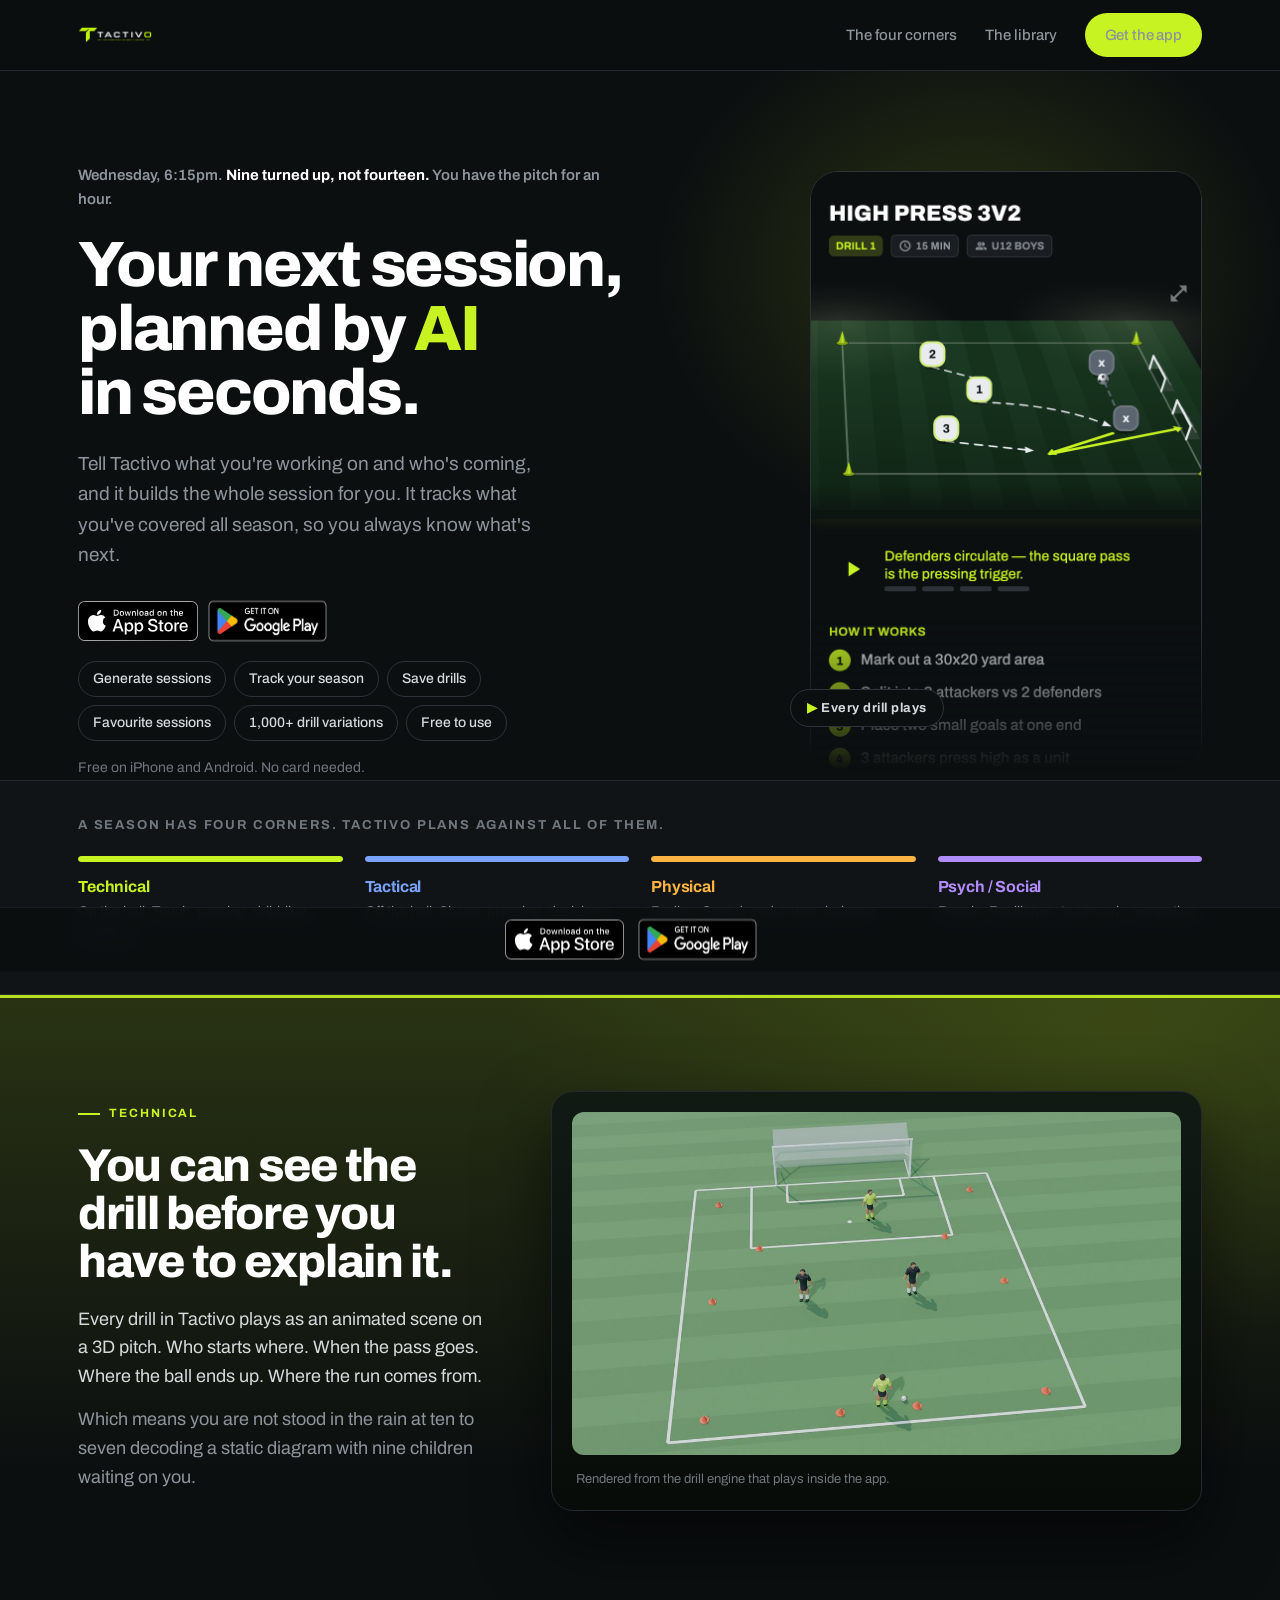
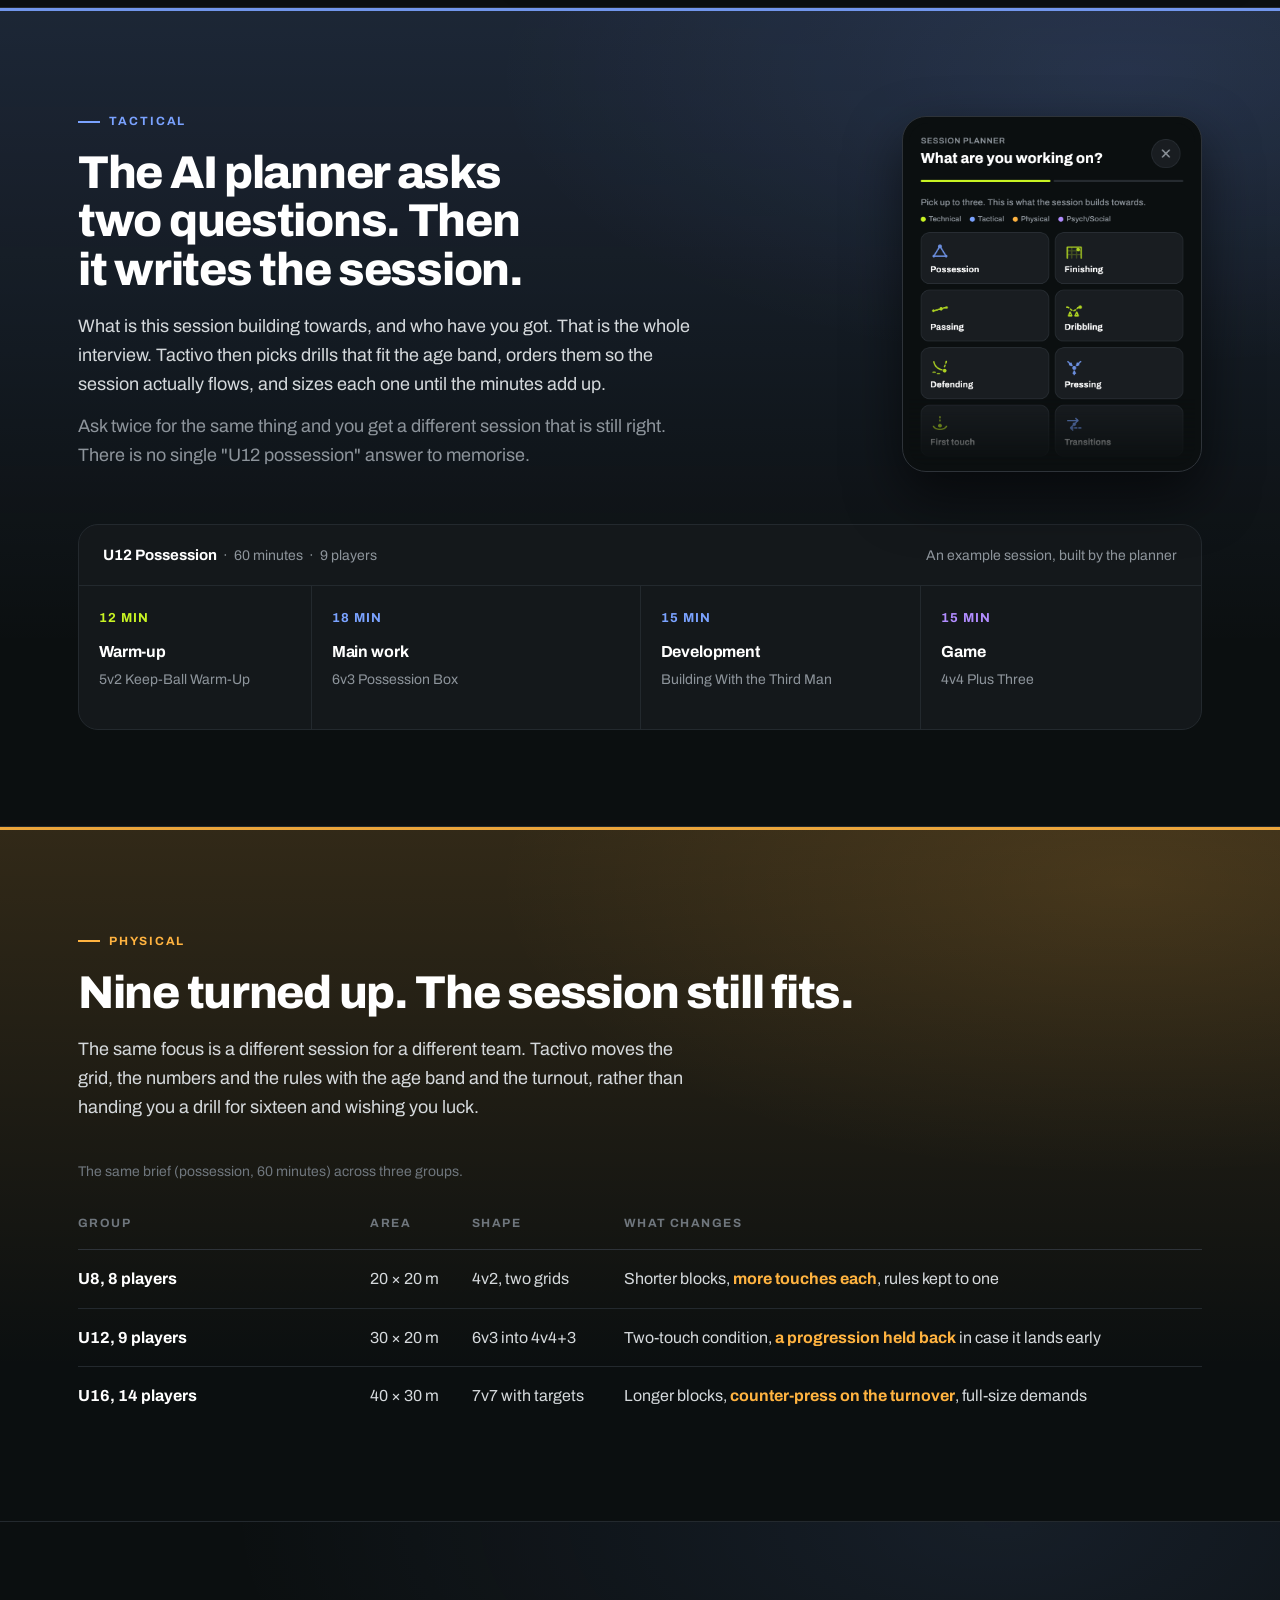
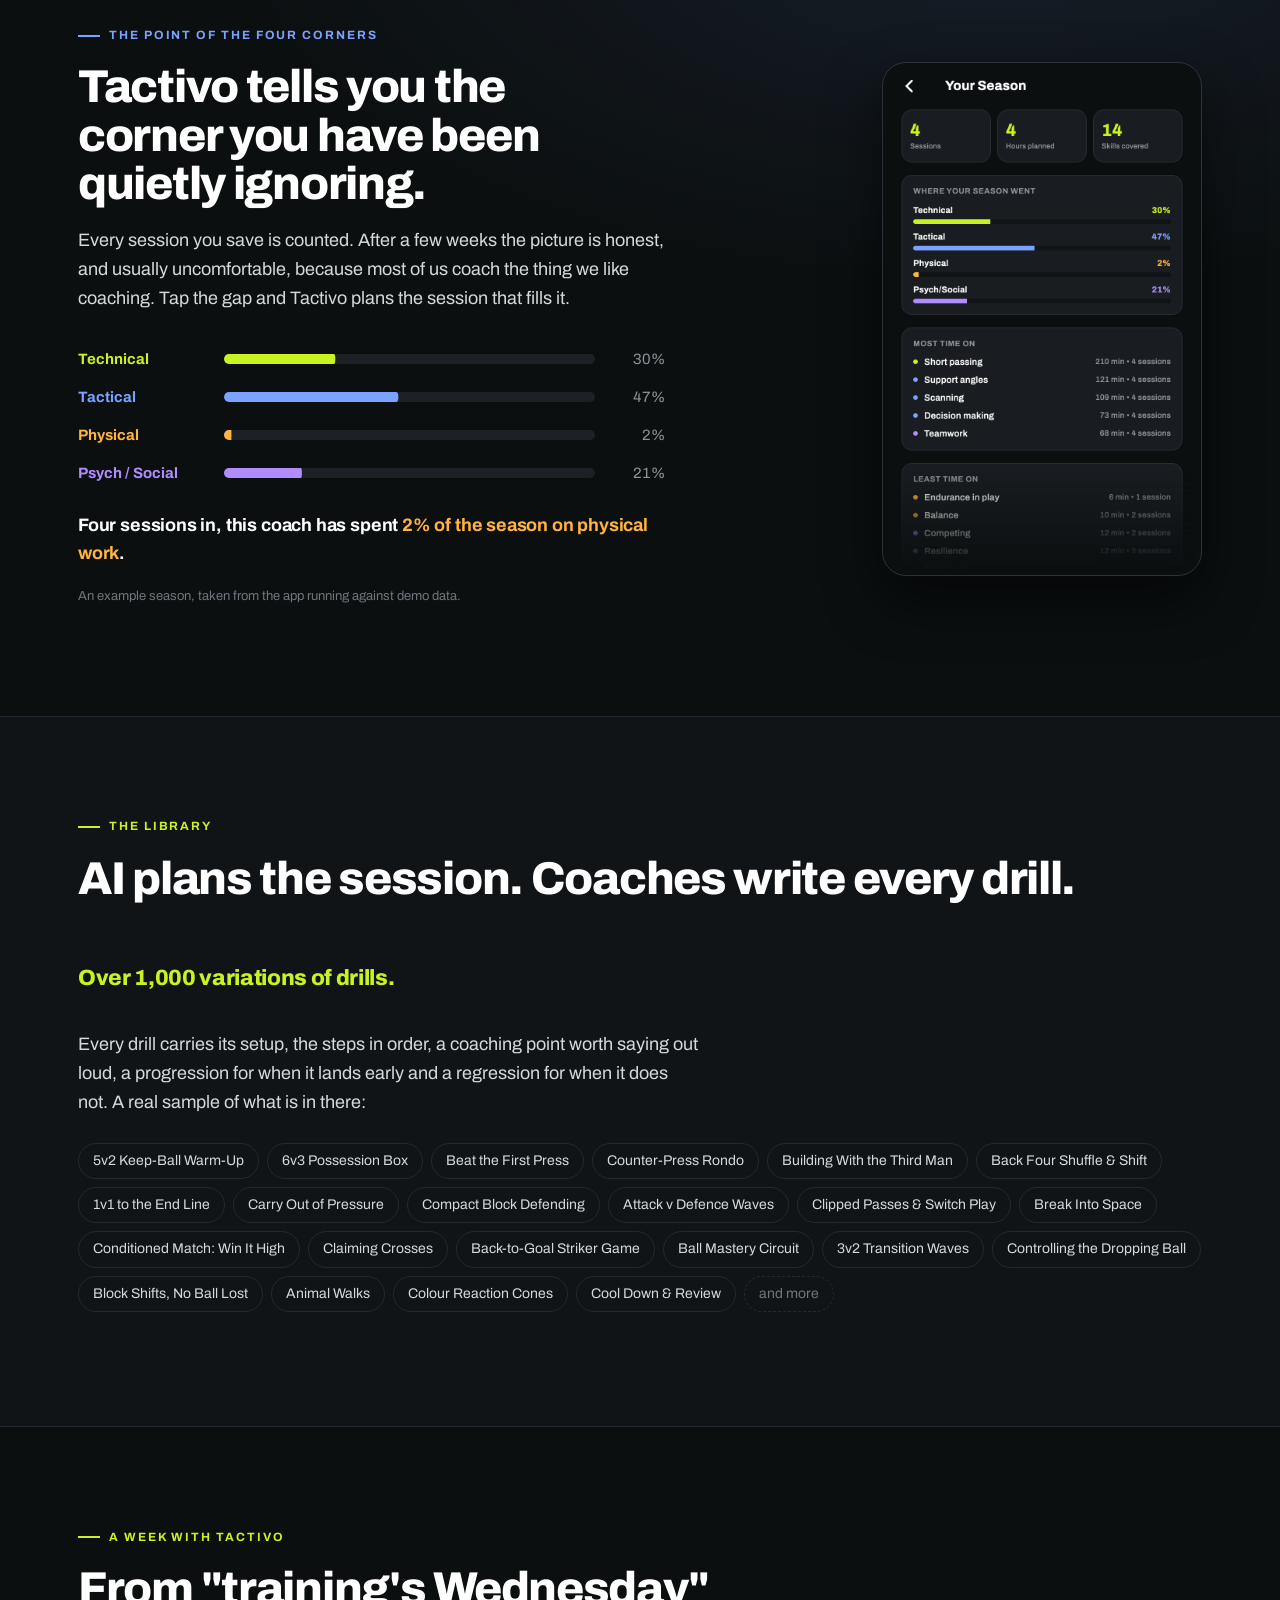
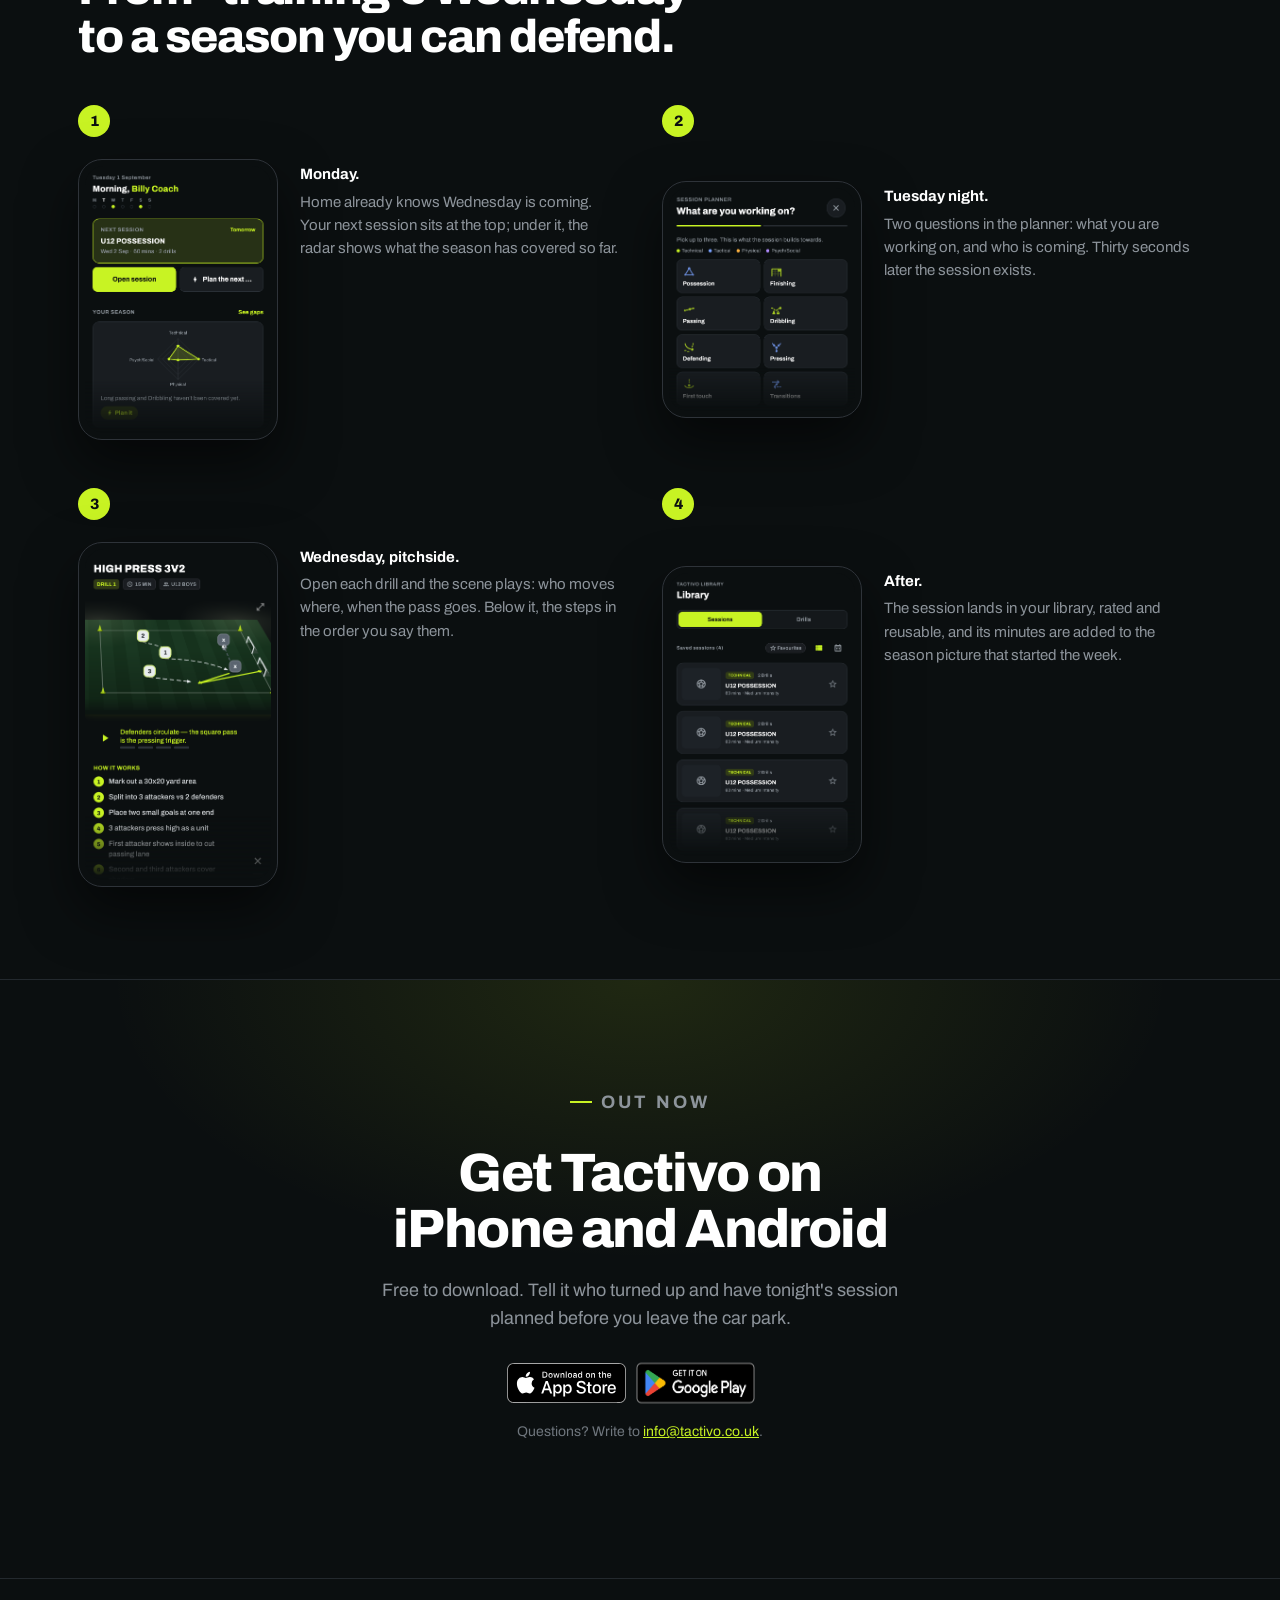
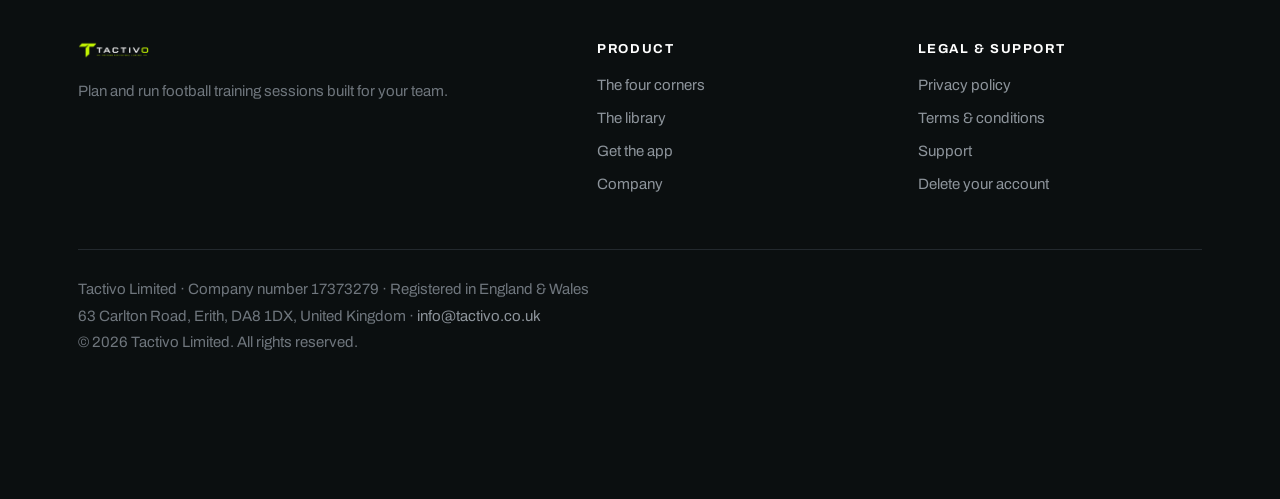
<file: index.html>
<!--
  DIRECTION CONTRACT — site/index.html

  THESIS: A season has four corners — technical, tactical, physical,
  psych/social — and Tactivo's real claim is that it plans against all four,
  not just tonight's drill. The page is built as colour-owned regions per
  corner it has a deep-dive for (Technical, Tactical, Physical); Psych/Social
  stays in the rail and the coverage payoff as a tracked category, with no
  deep-dive section, since the community/discover feature it would have shown
  is not committed. It refuses the alternating feature-scroll and the uniform
  grid of icon-heading-text cards.

  OWN-WORLD: The app's own system. Ink #0B0F10 ground, Archivo 400–800, and
  the four-corner palette owning whole regions instead of dotting accents —
  Technical #C8F323, Tactical #7AA2FF, Physical #FFB340, Social #B18CFF.
  1px hairlines, pill buttons, real app screens as the only imagery.

  STORY: A grassroots coach sees the four corners they are meant to cover,
  admits they cannot cover them from memory, watches Tactivo build the session
  and name the corner they have been ignoring, and downloads the app.

  FIRST VIEWPORT: Full-bleed ink. Left: a Wednesday-night standfirst, the
  headline, the primary action. Right: the real drill screen bleeding off the
  bottom under a lime floodlight. Directly beneath, the four-corner rail —
  the page's signature device and its structure.

  FORM: Four-corner board; candidate 5 of 7 on the resonance list; seed key
  d352c591, assigned index 5. Staging: one full-width region per corner with a
  committed feature, each composed differently, separated by the rail.

  2026-09-01 — Carl: rewrote the hero to lead with the AI mechanism and a
  six-item perk strip (generate, track, save, favourite, 1,000+ variations,
  free); dropped the Psych/Social deep-dive (the community/discover feature it
  showed may be cut); reduced every drill-count claim on this page to one
  line, "over 1,000 variations of drills" — no breakdown, no other digit.
-->
<!DOCTYPE html>
<html lang="en-GB">
<head>
<meta charset="utf-8">
<meta name="viewport" content="width=device-width, initial-scale=1">
<title>Tactivo — the home for football coaches</title>
<meta name="description" content="Tactivo's AI planner builds your football session in seconds, sized to the age group, the players who turned up and the time you have, from over 1,000 drill variations. Free on iPhone and Android.">
<link rel="canonical" href="https://tactivo.co.uk/">
<meta name="theme-color" content="#0b0f10">
<link rel="icon" href="favicon.png" type="image/png">
<link rel="apple-touch-icon" href="img/icon.png">

<meta property="og:type" content="website">
<meta property="og:site_name" content="Tactivo">
<meta property="og:title" content="Tactivo — the home for football coaches">
<meta property="og:description" content="Plan and run football training sessions built for your team.">
<meta property="og:url" content="https://tactivo.co.uk/">
<meta property="og:image" content="https://tactivo.co.uk/img/og.png">
<meta name="twitter:card" content="summary_large_image">

<link rel="preconnect" href="https://fonts.googleapis.com">
<link rel="preconnect" href="https://fonts.gstatic.com" crossorigin>
<link href="https://fonts.googleapis.com/css2?family=Archivo:wght@400;500;600;700;800&display=swap" rel="stylesheet">
<link rel="stylesheet" href="style.css">

<script type="application/ld+json">
{
  "@context": "https://schema.org",
  "@type": "Organization",
  "name": "Tactivo Limited",
  "alternateName": "Tactivo",
  "url": "https://tactivo.co.uk/",
  "logo": "https://tactivo.co.uk/img/icon.png",
  "email": "info@tactivo.co.uk",
  "address": {
    "@type": "PostalAddress",
    "streetAddress": "63 Carlton Road",
    "addressLocality": "Erith",
    "postalCode": "DA8 1DX",
    "addressCountry": "GB"
  }
}
</script>
</head>
<body>

<a class="skip" href="#main">Skip to content</a>

<header class="masthead">
  <div class="wrap">
    <a class="brand" href="/" aria-label="Tactivo home"><img src="img/logo.png" alt="Tactivo" width="1200" height="408"></a>
    <nav aria-label="Primary">
      <a class="mn" href="#corners">The four corners</a>
      <a class="mn" href="#library">The library</a>
      <a class="btn btn--sm" href="#access">Get the app</a>
    </nav>
  </div>
</header>

<main id="main">

<!-- ═══════════════════════════════════════════════ hero -->
<div class="hero">
  <div class="wrap">
    <div>
      <p class="standfirst">Wednesday, 6:15pm. <b>Nine turned up, not fourteen.</b> You have the pitch for an hour.</p>
      <h1>Your next session, planned by <em>AI</em> in seconds.</h1>
      <p class="lede">Tell Tactivo what you're working on and who's coming, and it builds the whole session for you. It tracks what you've covered all season, so you always know what's next.</p>
      <div class="actions stores" id="hero-stores">
        <a class="badge" data-store="apple" data-place="hero" href="https://apps.apple.com/gb/app/id6807951543"><img src="img/badge-app-store.svg" alt="Download on the App Store" width="120" height="40"></a>
        <a class="badge badge--gp" data-store="google" data-place="hero" href="https://play.google.com/store/apps/details?id=com.tactivo.tactivo&amp;referrer=utm_source%3Dtactivo.co.uk%26utm_medium%3Dwebsite%26utm_campaign%3Dhero"><img src="img/badge-google-play.png" alt="Get it on Google Play" width="155" height="60"></a>
      </div>
      <ul class="perks">
        <li>Generate sessions</li>
        <li>Track your season</li>
        <li>Save drills</li>
        <li>Favourite sessions</li>
        <li>1,000+ drill variations</li>
        <li>Free to use</li>
      </ul>
      <p class="fineprint">Free on iPhone and Android. No card needed.</p>
    </div>

    <figure class="hero-shot">
      <span><img src="img/app-drill.png" alt="The Tactivo app showing the High Press 3v2 drill: an animated pitch with three attackers pressing two defenders, followed by the numbered coaching steps." width="786" height="1400"></span>
      <figcaption><span>&#9654;</span> Every drill plays</figcaption>
    </figure>
  </div>
</div>

<!-- ═══════════════════════════════════════════════ the rail -->
<section class="rail" id="corners" aria-labelledby="rail-h">
  <div class="wrap">
    <h2 id="rail-h">A season has four corners. Tactivo plans against all of them.</h2>
    <ul>
      <li style="--c: var(--technical)">
        <div class="bar"><i></i></div>
        <div class="name">Technical</div>
        <p class="what">On the ball. Touch, passing, dribbling, finishing</p>
      </li>
      <li style="--c: var(--tactical)">
        <div class="bar"><i></i></div>
        <div class="name">Tactical</div>
        <p class="what">Off the ball. Shape, pressing, decisions</p>
      </li>
      <li style="--c: var(--physical)">
        <div class="bar"><i></i></div>
        <div class="name">Physical</div>
        <p class="what">Bodies. Speed, endurance, balance</p>
      </li>
      <li style="--c: var(--social)">
        <div class="bar"><i></i></div>
        <div class="name">Psych / Social</div>
        <p class="what">People. Resilience, teamwork, competing</p>
      </li>
    </ul>
  </div>
</section>

<!-- ═══════════════════════════════════════════════ TECHNICAL -->
<section class="corner" style="--c: var(--technical)" aria-labelledby="tech-h">
  <div class="wrap tech-grid">
    <div class="up">
      <p class="kicker">Technical</p>
      <h2 class="head" id="tech-h">You can see the drill before you have to explain it.</h2>
      <p class="say">Every drill in Tactivo plays as an animated scene on a 3D pitch. Who starts where. When the pass goes. Where the ball ends up. Where the run comes from.</p>
      <p class="say dim">Which means you are not stood in the rain at ten to seven decoding a static diagram with nine children waiting on you.</p>
      
    </div>

    <div class="pitchbox up">
      <video autoplay muted loop playsinline preload="metadata"
             poster="img/drill-121-poster.jpg" width="1600" height="900"
             aria-label="A rendered Tactivo drill scene: players passing and moving through a 1-2-1 pattern towards goal on a striped 3D pitch">
        <source src="img/drill-121.mp4" type="video/mp4">
        <img src="img/drill-121-poster.jpg" alt="A rendered Tactivo drill scene on a striped 3D pitch" width="1120" height="630">
      </video>
      <p class="renderline">Rendered from the drill engine that plays inside the app.</p>
    </div>
  </div>
</section>

<!-- ═══════════════════════════════════════════════ TACTICAL -->
<section class="corner" style="--c: var(--tactical)" aria-labelledby="tac-h">
  <div class="wrap">
    <div class="tac-split">
      <div class="up">
        <p class="kicker">Tactical</p>
        <h2 class="head" id="tac-h">The AI planner asks two questions. Then it writes the session.</h2>
        <p class="say">What is this session building towards, and who have you got. That is the whole interview. Tactivo then picks drills that fit the age band, orders them so the session actually flows, and sizes each one until the minutes add up.</p>
        <p class="say dim">Ask twice for the same thing and you get a different session that is still right. There is no single "U12 possession" answer to memorise.</p>
      </div>
      <div class="shotwrap up"><span><img src="img/app-planner.png" alt="The Tactivo planner asking what the session is working on, with Possession, Finishing, Passing, Dribbling, Defending, Pressing, First touch and Transitions to choose from." width="786" height="939" loading="lazy"></span></div>
    </div>

    <div class="strip up">
      <div class="clock">
        <span><b>U12 Possession</b> &nbsp;·&nbsp; 60 minutes &nbsp;·&nbsp; 9 players</span>
        <span>An example session, built by the planner</span>
      </div>
      <div class="parts">
        <div class="part" style="--w: 12; --c: var(--technical)">
          <div class="mins">12 MIN</div>
          <div class="what2">Warm-up</div>
          <p class="drill">5v2 Keep-Ball Warm-Up</p>
        </div>
        <div class="part" style="--w: 18; --c: var(--tactical)">
          <div class="mins">18 MIN</div>
          <div class="what2">Main work</div>
          <p class="drill">6v3 Possession Box</p>
        </div>
        <div class="part" style="--w: 15; --c: var(--tactical)">
          <div class="mins">15 MIN</div>
          <div class="what2">Development</div>
          <p class="drill">Building With the Third Man</p>
        </div>
        <div class="part" style="--w: 15; --c: var(--social)">
          <div class="mins">15 MIN</div>
          <div class="what2">Game</div>
          <p class="drill">4v4 Plus Three</p>
        </div>
      </div>
    </div>
  </div>
</section>

<!-- ═══════════════════════════════════════════════ PHYSICAL -->
<section class="corner" style="--c: var(--physical)" aria-labelledby="phy-h">
  <div class="wrap">
    <p class="kicker">Physical</p>
    <h2 class="head" id="phy-h">Nine turned up. The session still fits.</h2>
    <p class="say">The same focus is a different session for a different team. Tactivo moves the grid, the numbers and the rules with the age band and the turnout, rather than handing you a drill for sixteen and wishing you luck.</p>

    <table class="resize up">
      <caption>The same brief (possession, 60 minutes) across three groups.</caption>
      <thead>
        <tr>
          <th scope="col">Group</th>
          <th scope="col">Area</th>
          <th scope="col">Shape</th>
          <th scope="col">What changes</th>
        </tr>
      </thead>
      <tbody>
        <tr>
          <th scope="row">U8, 8 players</th>
          <td data-l="Area">20 × 20 m</td>
          <td data-l="Shape">4v2, two grids</td>
          <td data-l="What changes">Shorter blocks, <span class="em">more touches each</span>, rules kept to one</td>
        </tr>
        <tr>
          <th scope="row">U12, 9 players</th>
          <td data-l="Area">30 × 20 m</td>
          <td data-l="Shape">6v3 into 4v4+3</td>
          <td data-l="What changes">Two-touch condition, <span class="em">a progression held back</span> in case it lands early</td>
        </tr>
        <tr>
          <th scope="row">U16, 14 players</th>
          <td data-l="Area">40 × 30 m</td>
          <td data-l="Shape">7v7 with targets</td>
          <td data-l="What changes">Longer blocks, <span class="em">counter-press on the turnover</span>, full-size demands</td>
        </tr>
      </tbody>
    </table>
  </div>
</section>

<!-- ═══════════════════════════════════════════════ the payoff -->
<section class="payoff" aria-labelledby="pay-h">
  <div class="wrap">
    <div class="up">
      <p class="kicker" style="--c: var(--tactical)">The point of the four corners</p>
      <h2 class="head" id="pay-h">Tactivo tells you the corner you have been quietly ignoring.</h2>
      <p class="say">Every session you save is counted. After a few weeks the picture is honest, and usually uncomfortable, because most of us coach the thing we like coaching. Tap the gap and Tactivo plans the session that fills it.</p>

      <div class="gapline">
        <div class="gaprow" style="--c: var(--technical); --s: 0.30">
          <span class="lab">Technical</span>
          <span class="track"><i></i></span>
          <span class="pct">30%</span>
        </div>
        <div class="gaprow" style="--c: var(--tactical); --s: 0.47">
          <span class="lab">Tactical</span>
          <span class="track"><i></i></span>
          <span class="pct">47%</span>
        </div>
        <div class="gaprow" style="--c: var(--physical); --s: 0.02">
          <span class="lab">Physical</span>
          <span class="track"><i></i></span>
          <span class="pct">2%</span>
        </div>
        <div class="gaprow" style="--c: var(--social); --s: 0.21">
          <span class="lab">Psych / Social</span>
          <span class="track"><i></i></span>
          <span class="pct">21%</span>
        </div>
      </div>

      <p class="verdict">Four sessions in, this coach has spent <span>2% of the season on physical work</span>.</p>
      <p class="asif">An example season, taken from the app running against demo data.</p>
    </div>

    <div class="shotwrap up"><span><img src="img/app-season.png" alt="The Tactivo season screen: sessions and hours planned, a breakdown of where the season went across the four corners, most and least time spent, and the skills not covered yet." width="786" height="1400" loading="lazy"></span></div>
  </div>
</section>

<!-- ═══════════════════════════════════════════════ the library -->
<section class="library" id="library" aria-labelledby="lib-h">
  <div class="wrap">
    <div class="libhead">
      <div>
        <p class="kicker" style="--c: var(--technical)">The library</p>
        <h2 class="head" id="lib-h">AI plans the session. Coaches write every drill.</h2>
      </div>
      <p class="libstat">Over 1,000 variations of drills.</p>
    </div>

    <p class="say" style="margin-bottom: 26px">Every drill carries its setup, the steps in order, a coaching point worth saying out loud, a progression for when it lands early and a regression for when it does not. A real sample of what is in there:</p>

    <div class="titles up" aria-label="A sample of drill titles from the Tactivo library">
      <span>5v2 Keep-Ball Warm-Up</span>
      <span>6v3 Possession Box</span>
      <span>Beat the First Press</span>
      <span>Counter-Press Rondo</span>
      <span>Building With the Third Man</span>
      <span>Back Four Shuffle &amp; Shift</span>
      <span>1v1 to the End Line</span>
      <span>Carry Out of Pressure</span>
      <span>Compact Block Defending</span>
      <span>Attack v Defence Waves</span>
      <span>Clipped Passes &amp; Switch Play</span>
      <span>Break Into Space</span>
      <span>Conditioned Match: Win It High</span>
      <span>Claiming Crosses</span>
      <span>Back-to-Goal Striker Game</span>
      <span>Ball Mastery Circuit</span>
      <span>3v2 Transition Waves</span>
      <span>Controlling the Dropping Ball</span>
      <span>Block Shifts, No Ball Lost</span>
      <span>Animal Walks</span>
      <span>Colour Reaction Cones</span>
      <span>Cool Down &amp; Review</span>
      <span class="more">and more</span>
    </div>
  </div>
</section>

<!-- ═══════════════════════════════════════════════ a week with tactivo -->
<section class="screens" aria-labelledby="scr-h">
  <div class="wrap">
    <p class="kicker" style="--c: var(--technical)">A week with Tactivo</p>
    <h2 class="head" id="scr-h">From "training's Wednesday" to a season you can defend.</h2>

    <div class="walk">
      <figure class="step up">
        <span class="stepno">1</span>
        <div class="shotwrap"><span><img src="img/app-home.png" alt="Tactivo home screen: the next session, U12 Possession tomorrow, sits above the season coverage radar." width="786" height="1126" loading="lazy"></span></div>
        <figcaption>
          <b>Monday.</b> Home already knows Wednesday is coming. Your next session sits at the top; under it, the radar shows what the season has covered so far.
        </figcaption>
      </figure>
      <figure class="step up">
        <span class="stepno">2</span>
        <div class="shotwrap"><span><img src="img/app-planner.png" alt="The planner asking what the session is working on, with focus options coloured by coaching corner." width="786" height="939" loading="lazy"></span></div>
        <figcaption>
          <b>Tuesday night.</b> Two questions in the planner: what you are working on, and who is coming. Thirty seconds later the session exists.
        </figcaption>
      </figure>
      <figure class="step up">
        <span class="stepno">3</span>
        <div class="shotwrap"><span><img src="img/app-drill.png" alt="A drill page: the animated scene playing above numbered coaching steps." width="786" height="1400" loading="lazy"></span></div>
        <figcaption>
          <b>Wednesday, pitchside.</b> Open each drill and the scene plays: who moves where, when the pass goes. Below it, the steps in the order you say them.
        </figcaption>
      </figure>
      <figure class="step up">
        <span class="stepno">4</span>
        <div class="shotwrap"><span><img src="img/app-library.png" alt="The library holding saved sessions with drill counts, length and intensity." width="786" height="1193" loading="lazy"></span></div>
        <figcaption>
          <b>After.</b> The session lands in your library, rated and reusable, and its minutes are added to the season picture that started the week.
        </figcaption>
      </figure>
    </div>
  </div>
</section>

<!-- ═══════════════════════════════════════════════ get the app -->
<section class="access" id="access" aria-labelledby="acc-h">
  <div class="wrap">
    <p class="kicker" style="--c: var(--technical); justify-content: center">Out now</p>
    <h2 id="acc-h">Get Tactivo on iPhone and Android</h2>
    <p>Free to download. Tell it who turned up and have tonight's session planned before you leave the car park.</p>
    <div class="actions stores">
      <a class="badge" data-store="apple" data-place="footer_cta" href="https://apps.apple.com/gb/app/id6807951543"><img src="img/badge-app-store.svg" alt="Download on the App Store" width="120" height="40"></a>
      <a class="badge badge--gp" data-store="google" data-place="footer_cta" href="https://play.google.com/store/apps/details?id=com.tactivo.tactivo&amp;referrer=utm_source%3Dtactivo.co.uk%26utm_medium%3Dwebsite%26utm_campaign%3Dfooter_cta"><img src="img/badge-google-play.png" alt="Get it on Google Play" width="155" height="60"></a>
    </div>
    <p class="fineprint">Questions? Write to <a href="mailto:info@tactivo.co.uk">info@tactivo.co.uk</a>.</p>
  </div>
</section>

</main>

<!-- Sticky store bar: shown once the hero's badges have scrolled away, hidden
     again over the closing download section so the badges never double up. -->
<div class="storebar" id="storebar" aria-label="Download Tactivo">
  <a class="badge" data-store="apple" data-place="sticky" href="https://apps.apple.com/gb/app/id6807951543"><img src="img/badge-app-store.svg" alt="Download on the App Store" width="120" height="40"></a>
  <a class="badge badge--gp" data-store="google" data-place="sticky" href="https://play.google.com/store/apps/details?id=com.tactivo.tactivo&amp;referrer=utm_source%3Dtactivo.co.uk%26utm_medium%3Dwebsite%26utm_campaign%3Dsticky"><img src="img/badge-google-play.png" alt="Get it on Google Play" width="155" height="60"></a>
</div>

<footer class="site">
  <div class="wrap">
    <div class="cols">
      <div>
        <img src="img/logo.png" alt="Tactivo" width="1200" height="408">
        <p>Plan and run football training sessions built for your team.</p>
      </div>
      <div>
        <h3>Product</h3>
        <ul>
          <li><a href="#corners">The four corners</a></li>
          <li><a href="#library">The library</a></li>
          <li><a href="#access">Get the app</a></li>
          <li><a href="company.html">Company</a></li>
        </ul>
      </div>
      <div>
        <h3>Legal &amp; support</h3>
        <ul>
          <li><a href="privacy.html">Privacy policy</a></li>
          <li><a href="terms.html">Terms &amp; conditions</a></li>
          <li><a href="support.html">Support</a></li>
          <li><a href="delete-account.html">Delete your account</a></li>
        </ul>
      </div>
    </div>
    <div class="imprint">
      Tactivo Limited · Company number 17373279 · Registered in England &amp; Wales<br>
      63 Carlton Road, Erith, DA8 1DX, United Kingdom · <a href="mailto:info@tactivo.co.uk">info@tactivo.co.uk</a><br>
      © <span id="year">2026</span> Tactivo Limited. All rights reserved.
    </div>
  </div>
</footer>

<script>
  // The reveal only exists once JS is running; without it the page is
  // simply visible.
  document.documentElement.classList.add('js');

  // The drill render honours reduce-motion the way the app does: it starts
  // paused and the poster stands in.
  if (matchMedia('(prefers-reduced-motion: reduce)').matches) {
    document.querySelectorAll('video[autoplay]').forEach(function (v) {
      v.removeAttribute('autoplay');
      v.pause();
    });
  }
  document.getElementById('year').textContent = new Date().getFullYear();

  // One authored moment: the corner bars fill to their real values as each
  // measured block arrives. Everything else is already visible by default.
  var io = new IntersectionObserver(function (entries) {
    entries.forEach(function (e) {
      if (!e.isIntersecting) return;
      e.target.classList.add('in', 'lit');
      io.unobserve(e.target);
    });
  }, { rootMargin: '0px 0px -12% 0px' });

  document.querySelectorAll('.up, .rail, .payoff').forEach(function (el) { io.observe(el); });

  // The store bar only appears while neither the hero's badges nor the
  // closing download section are on screen.
  (function () {
    var bar = document.getElementById('storebar'), seen = new Map();
    if (!bar || !('IntersectionObserver' in window)) return;
    var vis = new IntersectionObserver(function (es) {
      es.forEach(function (e) { seen.set(e.target, e.isIntersecting); });
      var any = false; seen.forEach(function (v) { any = any || v; });
      bar.classList.toggle('on', !any);
    });
    vis.observe(document.getElementById('hero-stores'));
    vis.observe(document.getElementById('access'));
  })();
</script>

<script src="ph.js" defer></script>
</body>
</html>
</file>
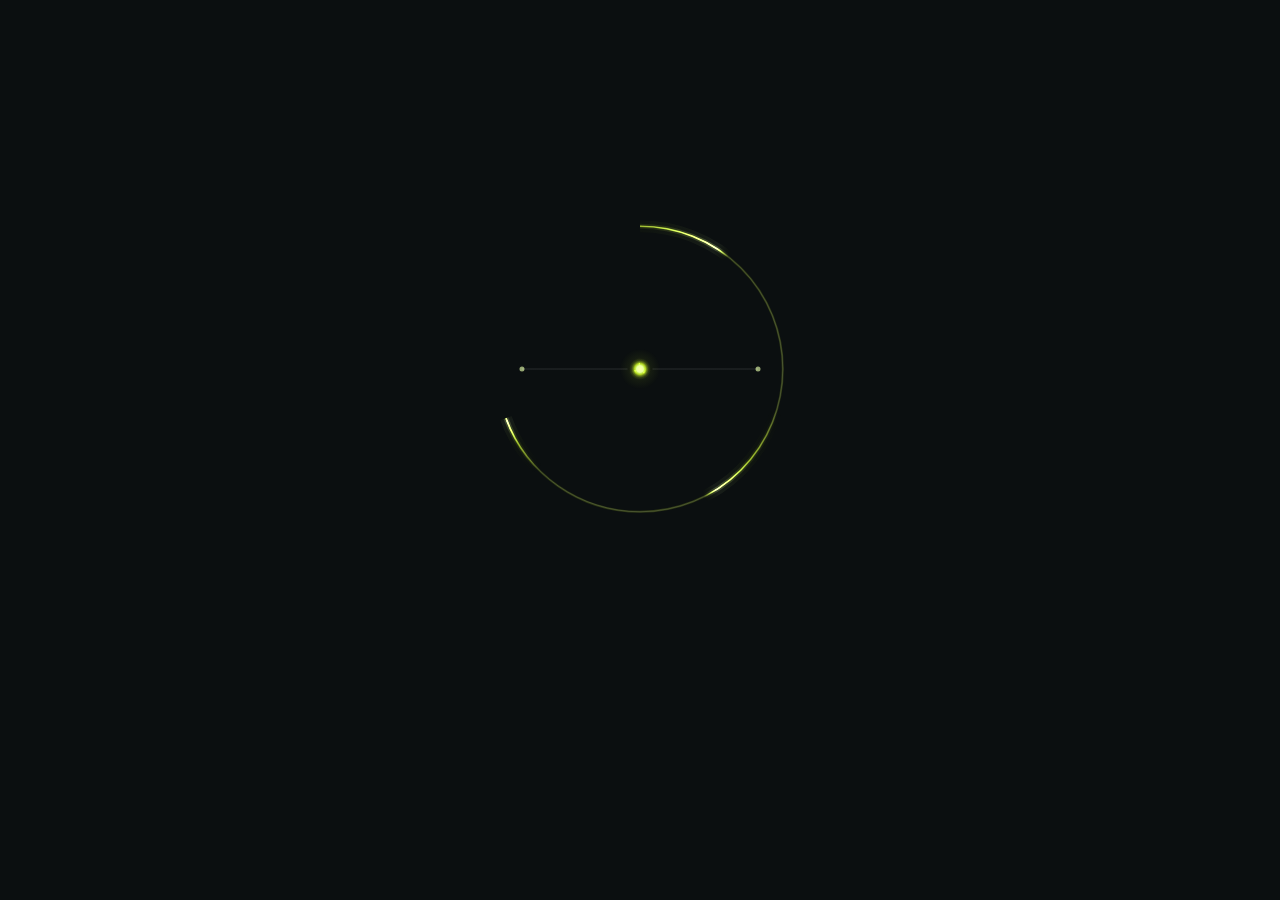
<file: coach/index.html>
<!doctype html>
<html lang="en">
<head>
  <meta charset="utf-8">
  <meta name="viewport" content="width=device-width, initial-scale=1, viewport-fit=cover">
  <meta name="theme-color" content="#0B0F10">
    <link rel="icon" href="/coach/icon-192.png">
    <link rel="apple-touch-icon" href="/coach/icon-192.png">
    <meta name="apple-mobile-web-app-title" content="Coach Tactivo">
  <title>Coach Tactivo</title>
  <link rel="preconnect" href="https://fonts.googleapis.com">
  <link rel="stylesheet" href="https://fonts.googleapis.com/css2?family=Archivo:wght@400;500;600;700;800&display=swap">
  <script type="module" crossorigin src="/coach/assets/index-wsQbk4sn.js"></script>
  <link rel="stylesheet" crossorigin href="/coach/assets/index-D0hB6toE.css">
</head>
<body>
  <div id="app"></div>
</body>
</html>
</file>
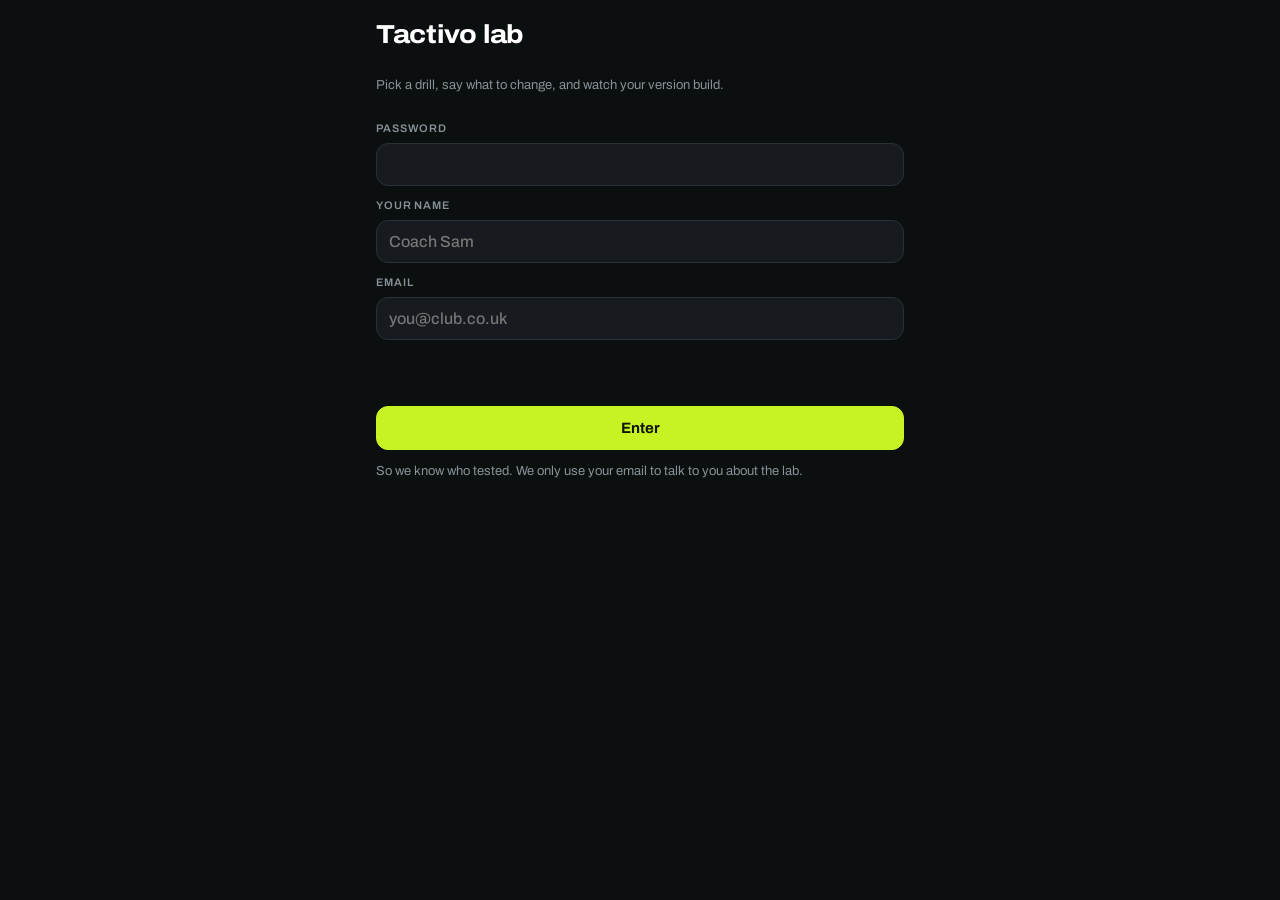
<file: lab-v2/index.html>
<!doctype html>
<html lang="en"><head><meta charset="utf-8"><meta name="viewport" content="width=device-width, initial-scale=1, viewport-fit=cover">
<title>Tactivo lab</title><link rel="icon" href="data:,">
<link rel="preconnect" href="https://fonts.googleapis.com"><link rel="preconnect" href="https://fonts.gstatic.com" crossorigin>
<link rel="stylesheet" href="https://fonts.googleapis.com/css2?family=Archivo:wdth,wght@62..125,400..800&display=swap">  <script type="module" crossorigin src="./assets/customise-AjDcuvMT.js"></script>
</head>
<body style="margin:0;background:#0B0F10;color:#fff">
<div id="app"></div>
</body></html>
</file>
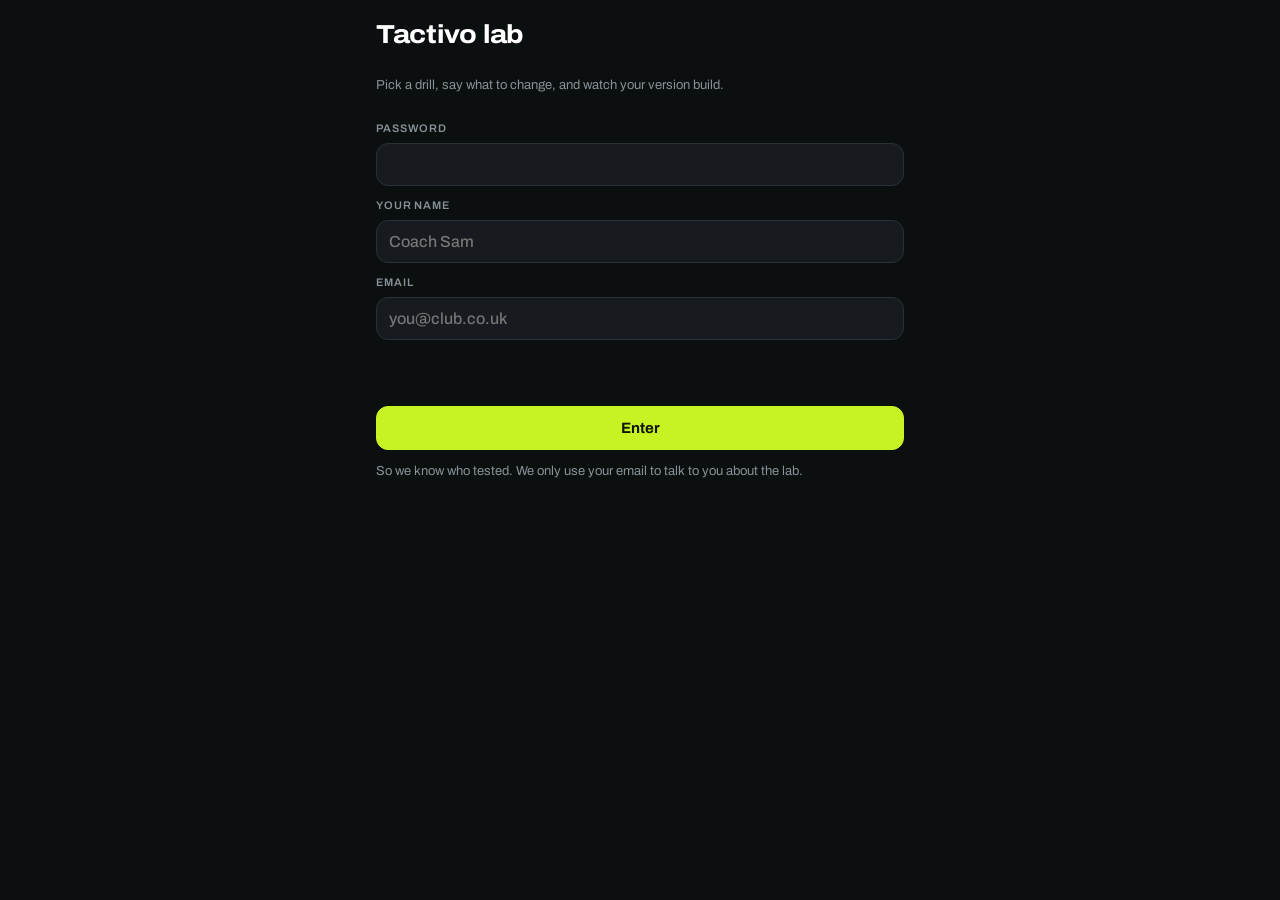
<file: lab/index.html>
<!doctype html>
<html lang="en"><head><meta charset="utf-8"><meta name="viewport" content="width=device-width, initial-scale=1, viewport-fit=cover">
<title>Tactivo lab</title><link rel="icon" href="data:,">
<link rel="preconnect" href="https://fonts.googleapis.com"><link rel="preconnect" href="https://fonts.gstatic.com" crossorigin>
<link rel="stylesheet" href="https://fonts.googleapis.com/css2?family=Archivo:wdth,wght@62..125,400..800&display=swap">  <script type="module" crossorigin src="./assets/customise-C-0QGfLF.js"></script>
</head>
<body style="margin:0;background:#0B0F10;color:#fff">
<div id="app"></div>
</body></html>
</file>
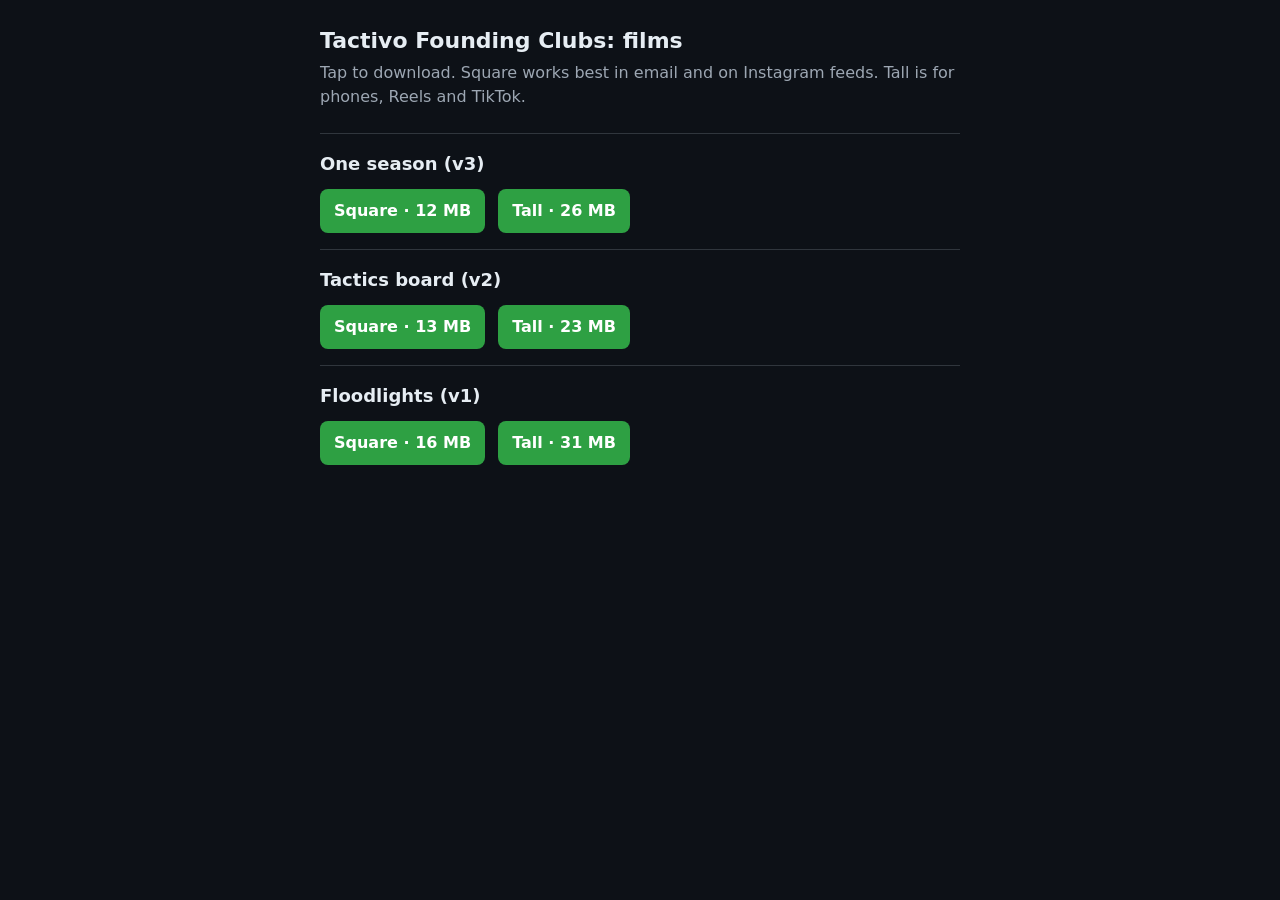
<file: founding/films/index.html>
<!doctype html>
<html lang="en">
<head>
<meta charset="utf-8">
<meta name="viewport" content="width=device-width, initial-scale=1">
<meta name="robots" content="noindex">
<title>Tactivo Founding Clubs films</title>
<style>
  body { margin: 0; padding: 24px 16px; font: 16px/1.5 system-ui, sans-serif; background: #0d1117; color: #e6edf3; }
  main { max-width: 640px; margin: 0 auto; }
  h1 { font-size: 22px; margin: 0 0 4px; }
  p { color: #9da7b3; margin: 0 0 24px; }
  section { border-top: 1px solid #30363d; padding: 16px 0; }
  h2 { font-size: 18px; margin: 0 0 4px; }
  a { display: inline-block; margin: 8px 8px 0 0; padding: 10px 14px; border-radius: 8px; background: #2ea043; color: #fff; text-decoration: none; font-weight: 600; }
</style>
</head>
<body>
<main>
  <h1>Tactivo Founding Clubs: films</h1>
  <p>Tap to download. Square works best in email and on Instagram feeds. Tall is for phones, Reels and TikTok.</p>
  <section>
    <h2>One season (v3)</h2>
    <a href="tactivo-one-season-square.mp4" download>Square · 12 MB</a>
    <a href="tactivo-one-season-tall.mp4" download>Tall · 26 MB</a>
  </section>
  <section>
    <h2>Tactics board (v2)</h2>
    <a href="tactivo-v2-square.mp4" download>Square · 13 MB</a>
    <a href="tactivo-v2-tall.mp4" download>Tall · 23 MB</a>
  </section>
  <section>
    <h2>Floodlights (v1)</h2>
    <a href="tactivo-floodlights-square.mp4" download>Square · 16 MB</a>
    <a href="tactivo-floodlights-tall.mp4" download>Tall · 31 MB</a>
  </section>
</main>
</body>
</html>
</file>
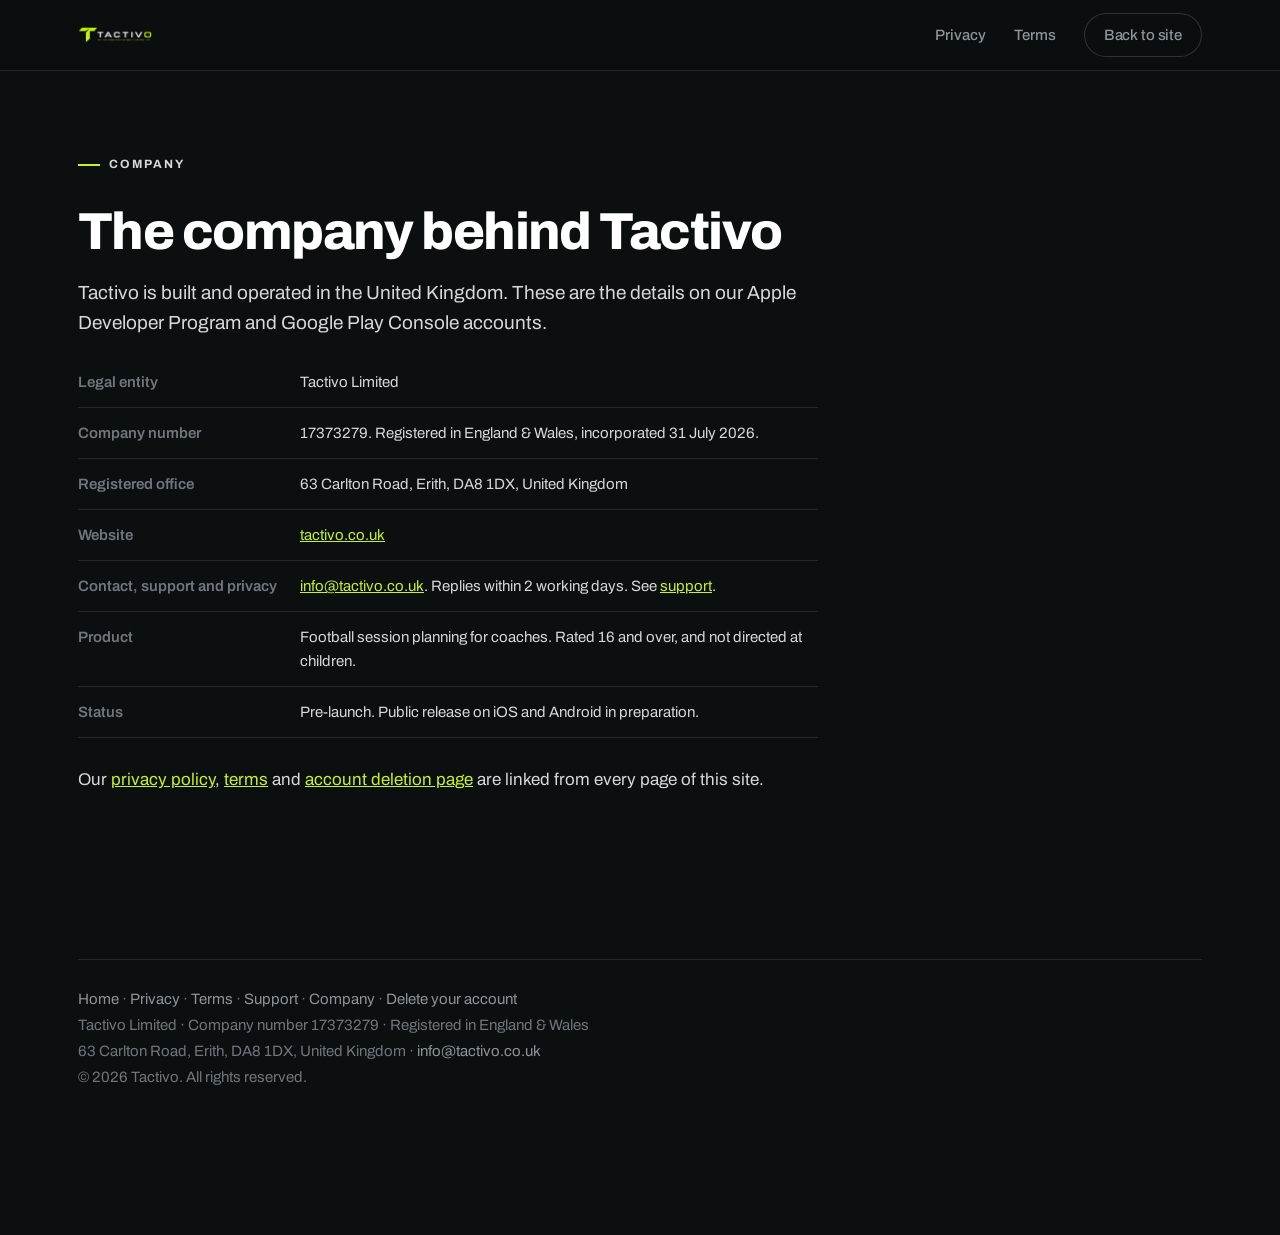
<file: company.html>
<!DOCTYPE html>
<html lang="en-GB">
<head>
<meta charset="utf-8">
<meta name="viewport" content="width=device-width, initial-scale=1">
<title>Company — Tactivo</title>
<meta name="description" content="Tactivo Limited: registered company details, contact information and product status.">
<link rel="canonical" href="https://tactivo.co.uk/company.html">
<meta name="theme-color" content="#0b0f10">
<link rel="icon" href="favicon.png" type="image/png">
<link rel="preconnect" href="https://fonts.googleapis.com">
<link rel="preconnect" href="https://fonts.gstatic.com" crossorigin>
<link href="https://fonts.googleapis.com/css2?family=Archivo:wght@400;500;600;700;800&display=swap" rel="stylesheet">
<link rel="stylesheet" href="style.css">
</head>
<body>

<header class="masthead">
  <div class="wrap">
    <a class="brand" href="/" aria-label="Tactivo home"><img src="img/logo.png" alt="Tactivo" width="1200" height="408"></a>
    <nav aria-label="Primary">
      <a href="privacy.html" class="mn">Privacy</a>
      <a href="terms.html" class="mn">Terms</a>
      <a class="btn btn--sm btn--line" href="/">Back to site</a>
    </nav>
  </div>
</header>

<main>
<section>
  <div class="wrap"><div class="doc">
    <p class="kicker">Company</p>
    <h1>The company behind Tactivo</h1>
    <p class="lede-doc">Tactivo is built and operated in the United Kingdom. These are the details on our Apple Developer Program and Google Play Console accounts.</p>

    <table class="facts">
      <tr><th scope="row">Legal entity</th><td>Tactivo Limited</td></tr>
      <tr><th scope="row">Company number</th><td>17373279. Registered in England &amp; Wales, incorporated 31 July 2026.</td></tr>
      <tr><th scope="row">Registered office</th><td>63 Carlton Road, Erith, DA8 1DX, United Kingdom</td></tr>
      <tr><th scope="row">Website</th><td><a href="https://tactivo.co.uk/">tactivo.co.uk</a></td></tr>
      <tr><th scope="row">Contact, support and privacy</th><td><a href="mailto:info@tactivo.co.uk">info@tactivo.co.uk</a>. Replies within 2 working days. See <a href="support.html">support</a>.</td></tr>
      <tr><th scope="row">Product</th><td>Football session planning for coaches. Rated 16 and over, and not directed at children.</td></tr>
      <tr><th scope="row">Status</th><td>Pre-launch. Public release on iOS and Android in preparation.</td></tr>
    </table>

    <p style="margin-top: 28px">Our <a href="privacy.html">privacy policy</a>, <a href="terms.html">terms</a> and <a href="delete-account.html">account deletion page</a> are linked from every page of this site.</p>
  </div></div>
</section>
</main>

<footer class="site">
  <div class="wrap">
    <div class="imprint">
      <a href="/">Home</a> · <a href="privacy.html">Privacy</a> · <a href="terms.html">Terms</a> · <a href="support.html">Support</a> · <a href="company.html">Company</a> · <a href="delete-account.html">Delete your account</a><br>
      Tactivo Limited · Company number 17373279 · Registered in England &amp; Wales<br>
      63 Carlton Road, Erith, DA8 1DX, United Kingdom · <a href="mailto:info@tactivo.co.uk">info@tactivo.co.uk</a><br>
      © <span id="year">2026</span> Tactivo. All rights reserved.
    </div>
  </div>
</footer>
<script>document.getElementById('year').textContent = new Date().getFullYear();</script>
<script src="ph.js" defer></script>
</body>
</html>
</file>
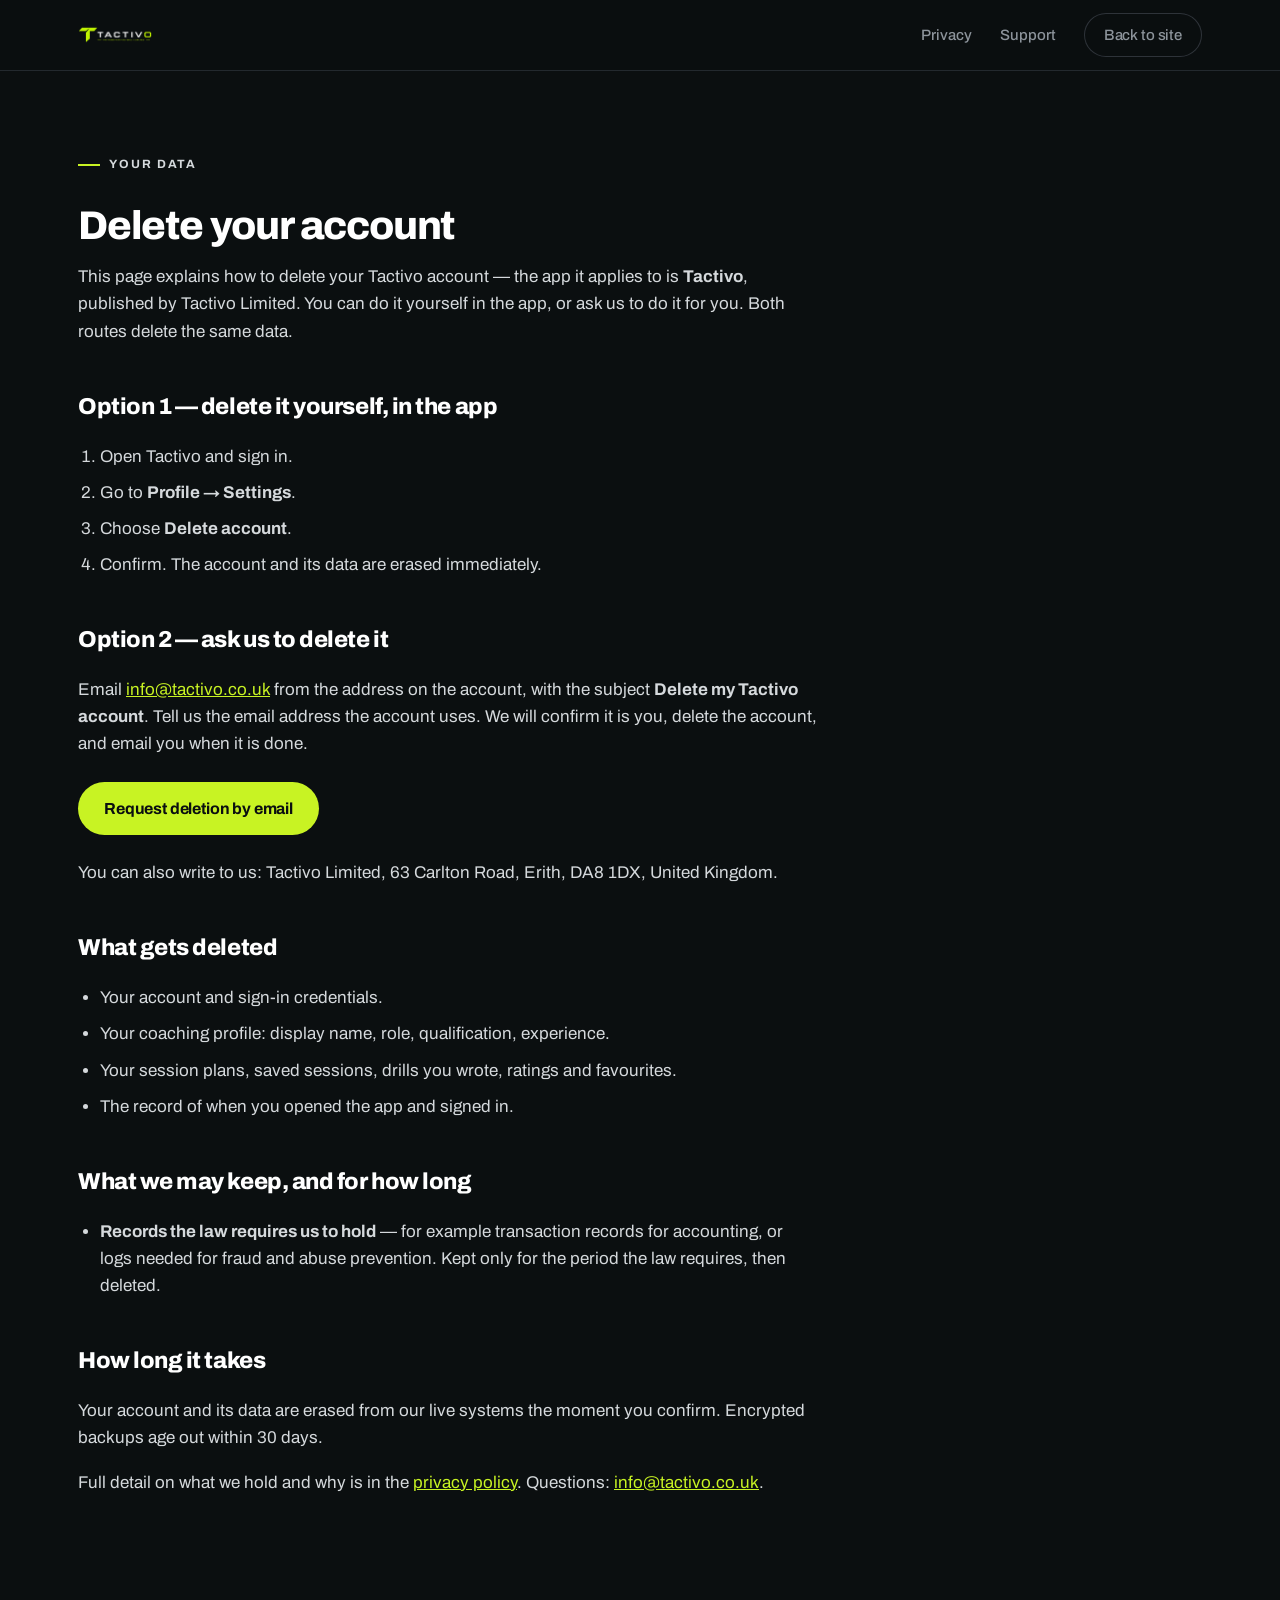
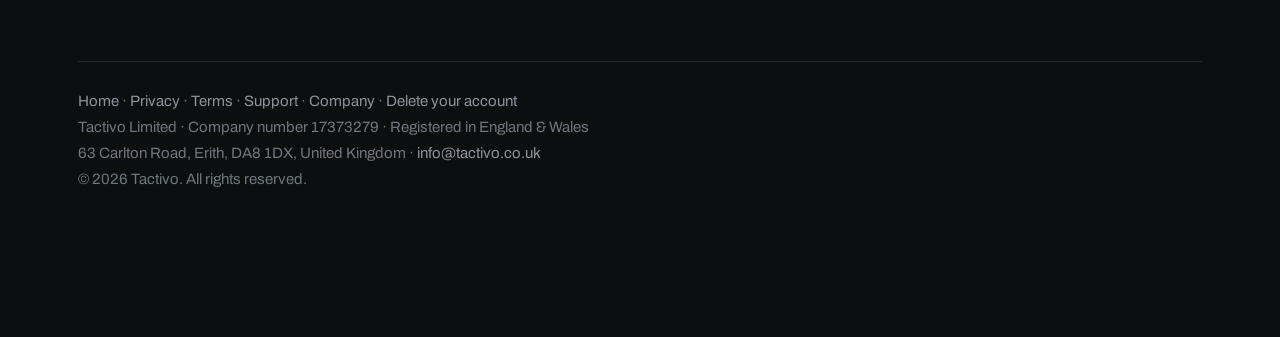
<file: delete-account.html>
<!DOCTYPE html>
<html lang="en-GB">
<head>
<meta charset="utf-8">
<meta name="viewport" content="width=device-width, initial-scale=1">
<title>Delete your Tactivo account</title>
<meta name="description" content="How to delete your Tactivo account and the data held against it, in the app or by request.">
<link rel="canonical" href="https://tactivo.co.uk/delete-account.html">
<meta name="theme-color" content="#0b0f10">
<link rel="icon" href="favicon.png" type="image/png">
<link rel="preconnect" href="https://fonts.googleapis.com">
<link rel="preconnect" href="https://fonts.gstatic.com" crossorigin>
<link href="https://fonts.googleapis.com/css2?family=Archivo:wght@400;500;600;700;800&display=swap" rel="stylesheet">
<link rel="stylesheet" href="style.css">
</head>
<body>

<header class="masthead">
  <div class="wrap">
    <a class="brand" href="/" aria-label="Tactivo home"><img src="img/logo.png" alt="Tactivo" width="1200" height="408"></a>
    <nav aria-label="Primary">
      <a href="privacy.html" class="mn">Privacy</a>
      <a href="support.html" class="mn">Support</a>
      <a class="btn btn--sm btn--line" href="/">Back to site</a>
    </nav>
  </div>
</header>

<main>
<section>
  <div class="wrap"><div class="doc">
    <p class="kicker">Your data</p>
    <h1 style="font-size:40px">Delete your account</h1>
    <p>This page explains how to delete your Tactivo account — the app it applies to is <strong>Tactivo</strong>, published by Tactivo Limited. You can do it yourself in the app, or ask us to do it for you. Both routes delete the same data.</p>

    <h2>Option 1 — delete it yourself, in the app</h2>
    <ol>
      <li>Open Tactivo and sign in.</li>
      <li>Go to <strong>Profile → Settings</strong>.</li>
      <li>Choose <strong>Delete account</strong>.</li>
      <li>Confirm. The account and its data are erased immediately.</li>
    </ol>

    <h2>Option 2 — ask us to delete it</h2>
    <p>Email <a href="mailto:info@tactivo.co.uk?subject=Delete%20my%20Tactivo%20account">info@tactivo.co.uk</a> from the address on the account, with the subject <strong>Delete my Tactivo account</strong>. Tell us the email address the account uses. We will confirm it is you, delete the account, and email you when it is done.</p>
    <p style="margin:24px 0">
      <a class="btn" href="mailto:info@tactivo.co.uk?subject=Delete%20my%20Tactivo%20account&amp;body=Please%20delete%20my%20Tactivo%20account%20and%20all%20data%20held%20against%20it.%0A%0AAccount%20email%3A%20">Request deletion by email</a>
    </p>
    <p>You can also write to us: Tactivo Limited, 63 Carlton Road, Erith, DA8 1DX, United Kingdom.</p>

    <h2>What gets deleted</h2>
    <ul>
      <li>Your account and sign-in credentials.</li>
      <li>Your coaching profile: display name, role, qualification, experience.</li>
      <li>Your session plans, saved sessions, drills you wrote, ratings and favourites.</li>
      <li>The record of when you opened the app and signed in.</li>
    </ul>

    <h2>What we may keep, and for how long</h2>
    <ul>
      <li><strong>Records the law requires us to hold</strong> — for example transaction records for accounting, or logs needed for fraud and abuse prevention. Kept only for the period the law requires, then deleted.</li>
    </ul>

    <h2>How long it takes</h2>
    <p>Your account and its data are erased from our live systems the moment you confirm. Encrypted backups age out within 30 days.</p>

    <p>Full detail on what we hold and why is in the <a href="privacy.html">privacy policy</a>. Questions: <a href="mailto:info@tactivo.co.uk">info@tactivo.co.uk</a>.</p>
  </div></div>
</section>
</main>

<footer class="site">
  <div class="wrap">
    <div class="imprint">
      <a href="/">Home</a> · <a href="privacy.html">Privacy</a> · <a href="terms.html">Terms</a> · <a href="support.html">Support</a> · <a href="company.html">Company</a> · <a href="delete-account.html">Delete your account</a><br>
      Tactivo Limited · Company number 17373279 · Registered in England &amp; Wales<br>
      63 Carlton Road, Erith, DA8 1DX, United Kingdom · <a href="mailto:info@tactivo.co.uk">info@tactivo.co.uk</a><br>
      © <span id="year">2026</span> Tactivo. All rights reserved.
    </div>
  </div>
</footer>
<script>document.getElementById('year').textContent = new Date().getFullYear();</script>
<script src="ph.js" defer></script>
</body>
</html>
</file>
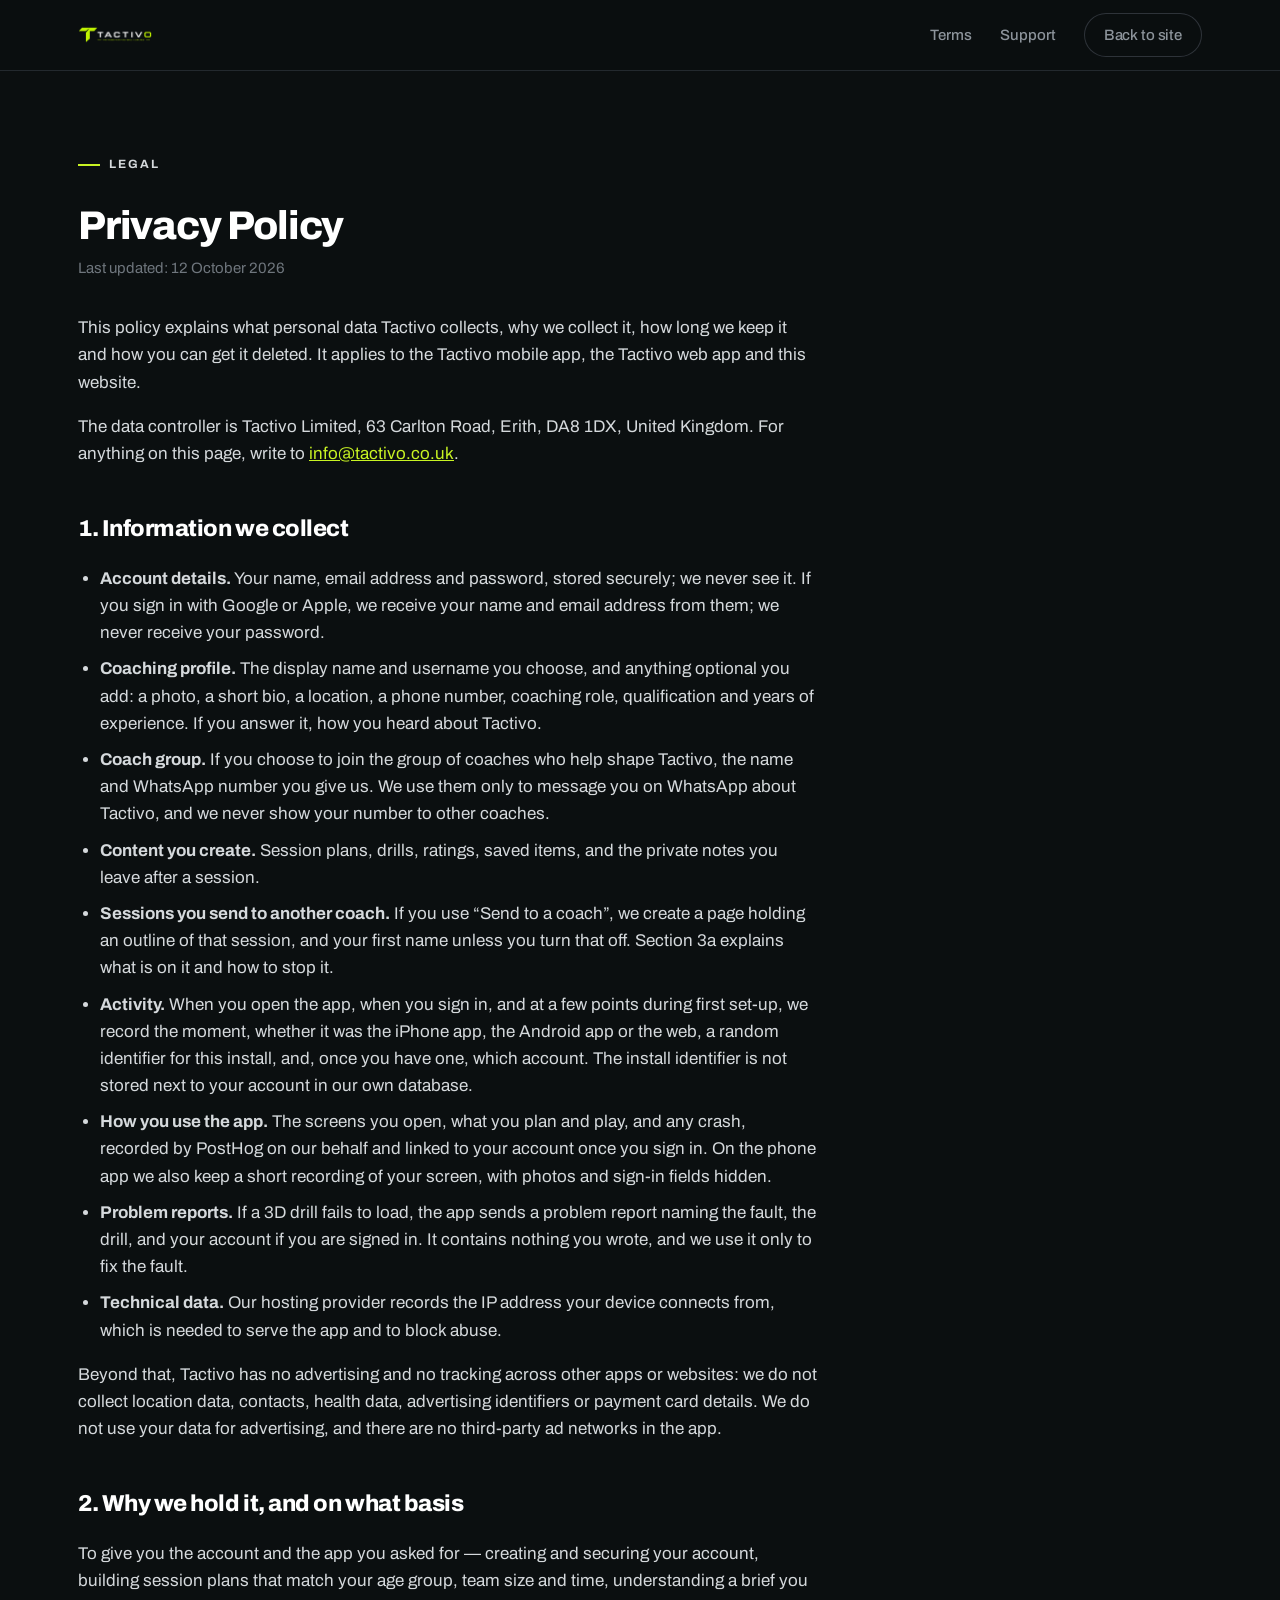
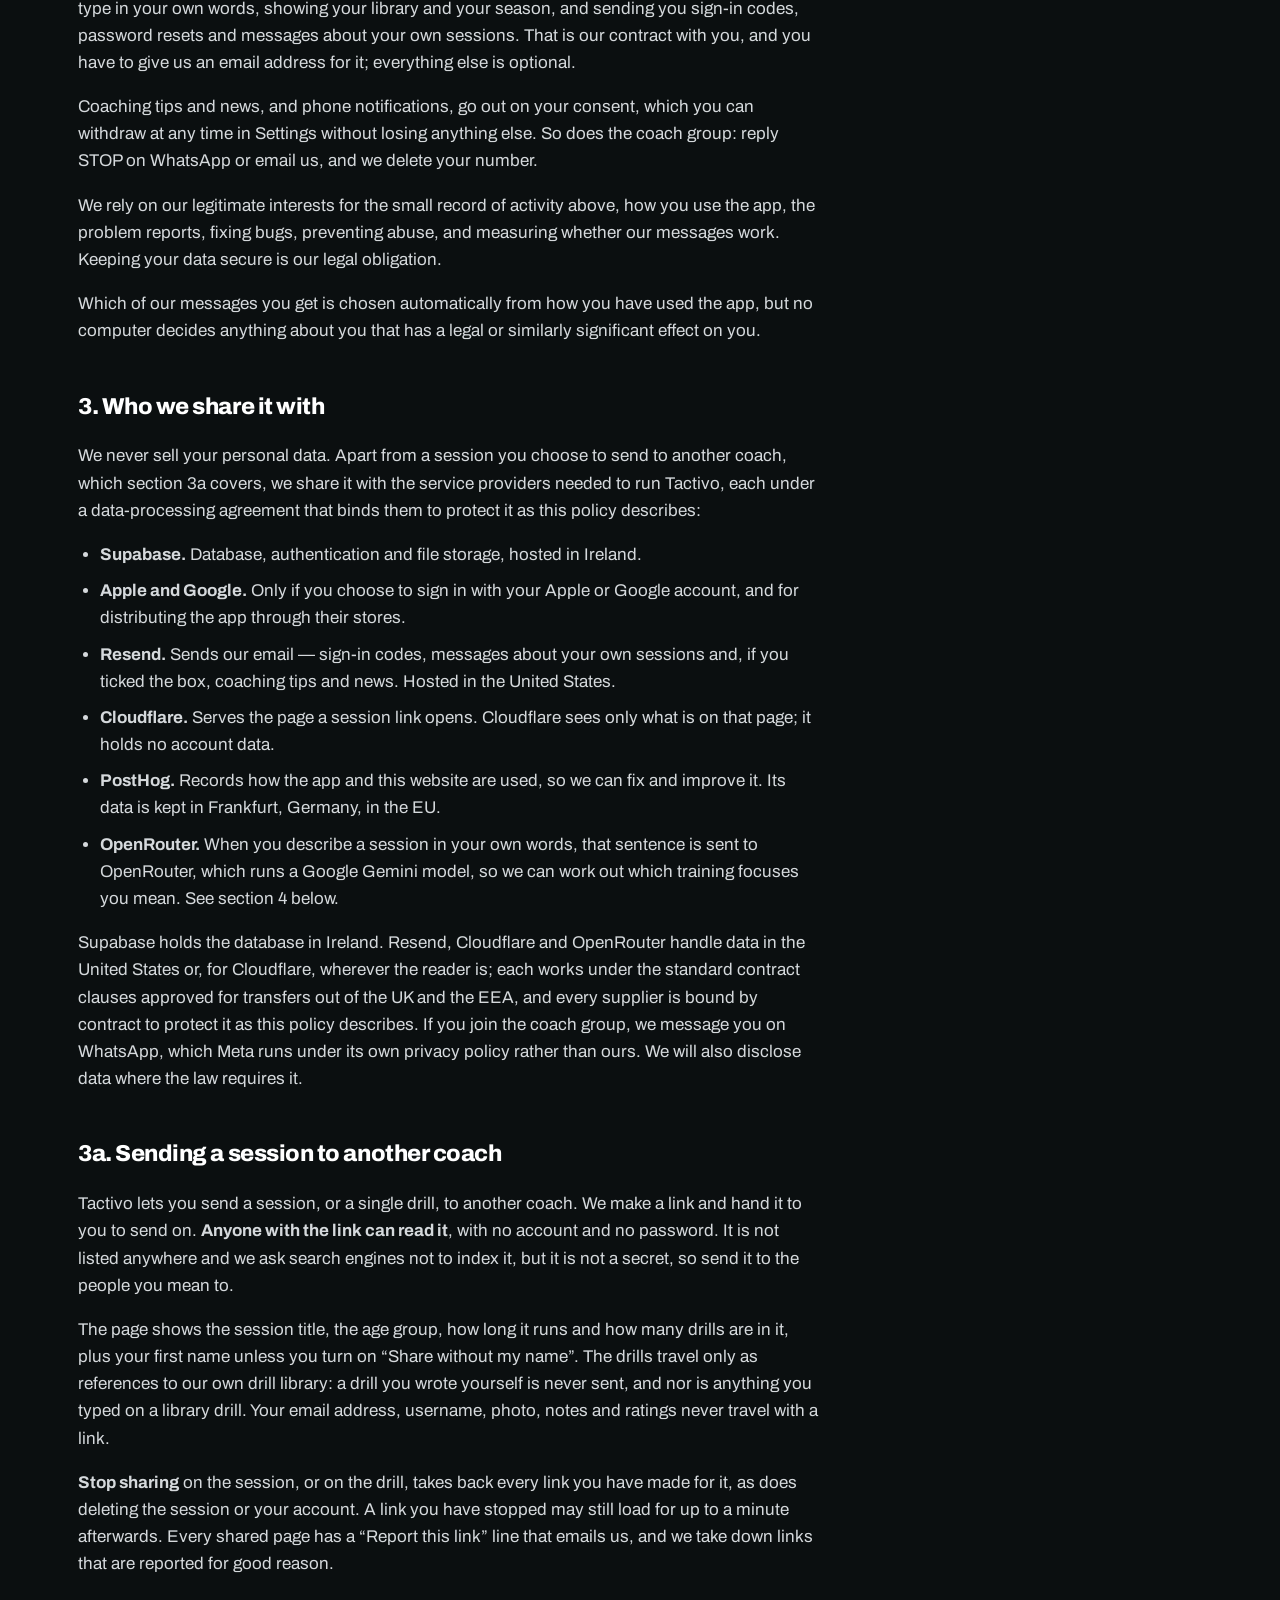
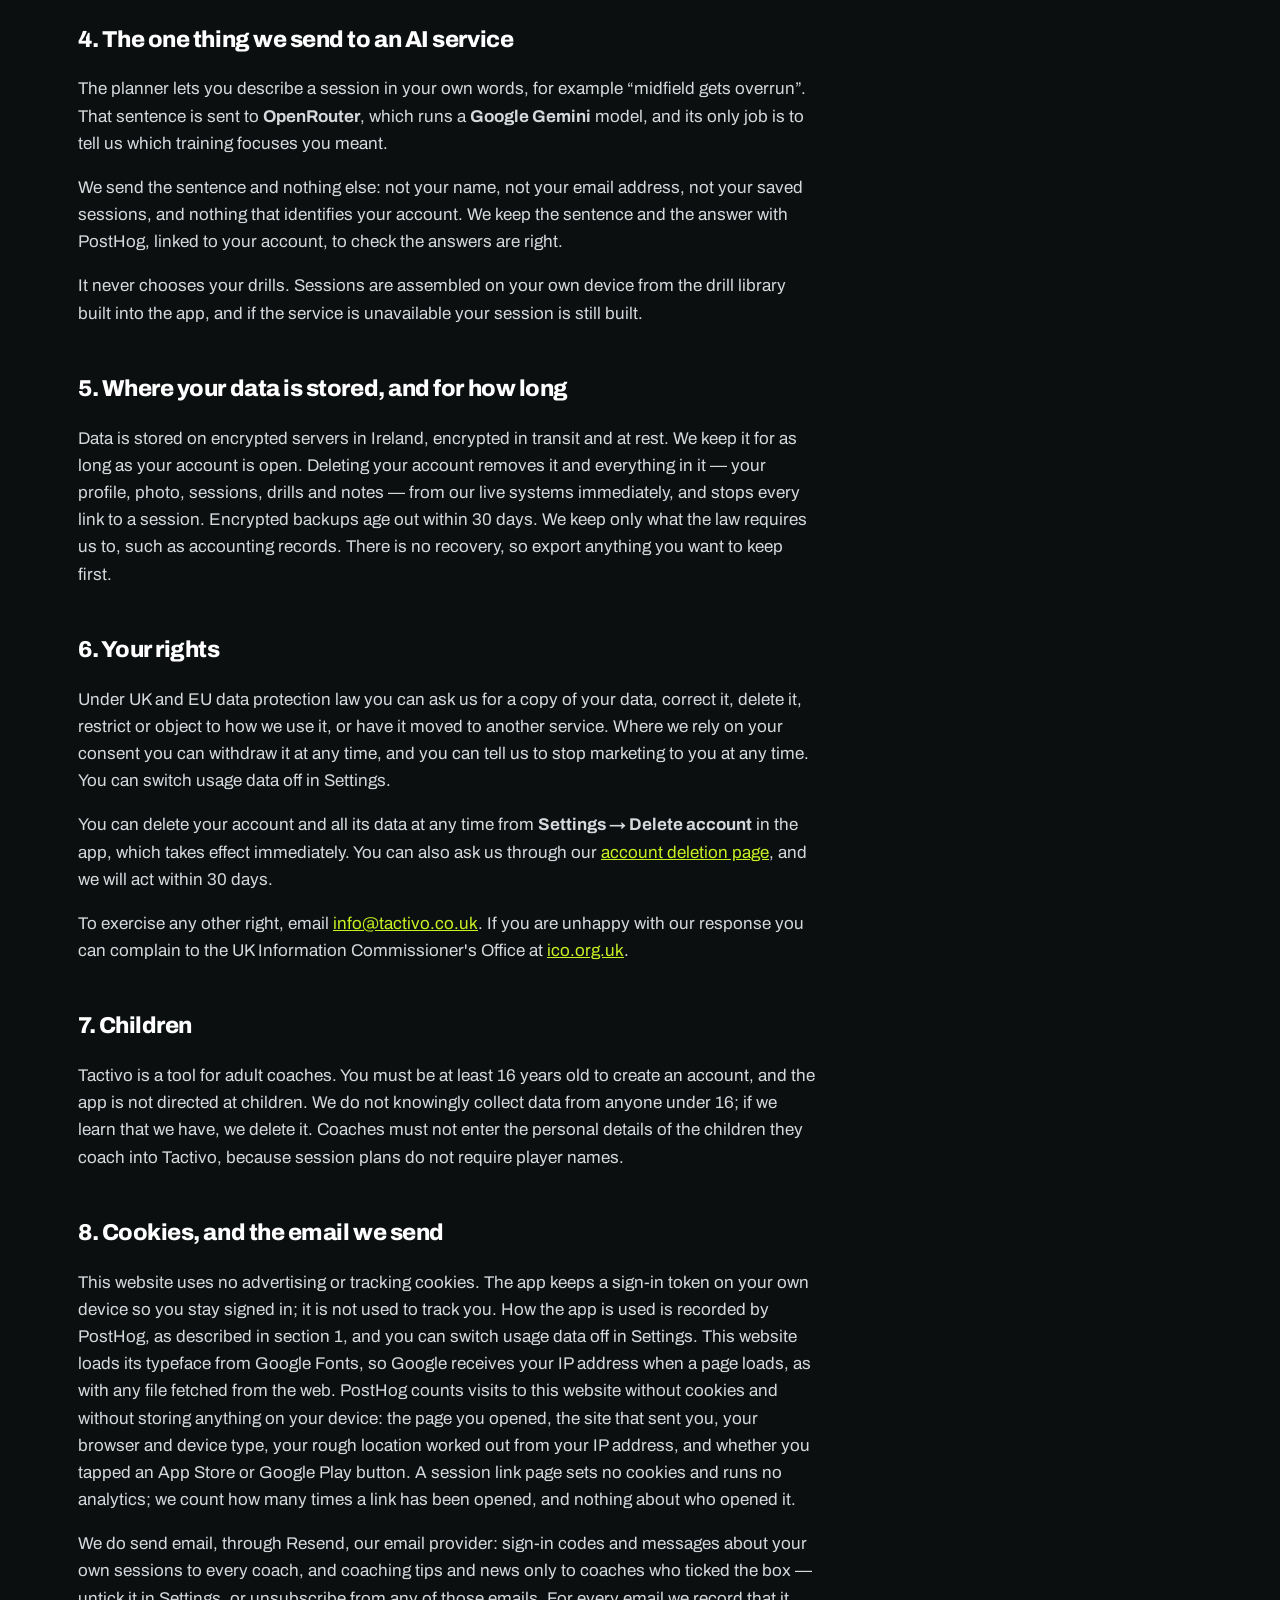
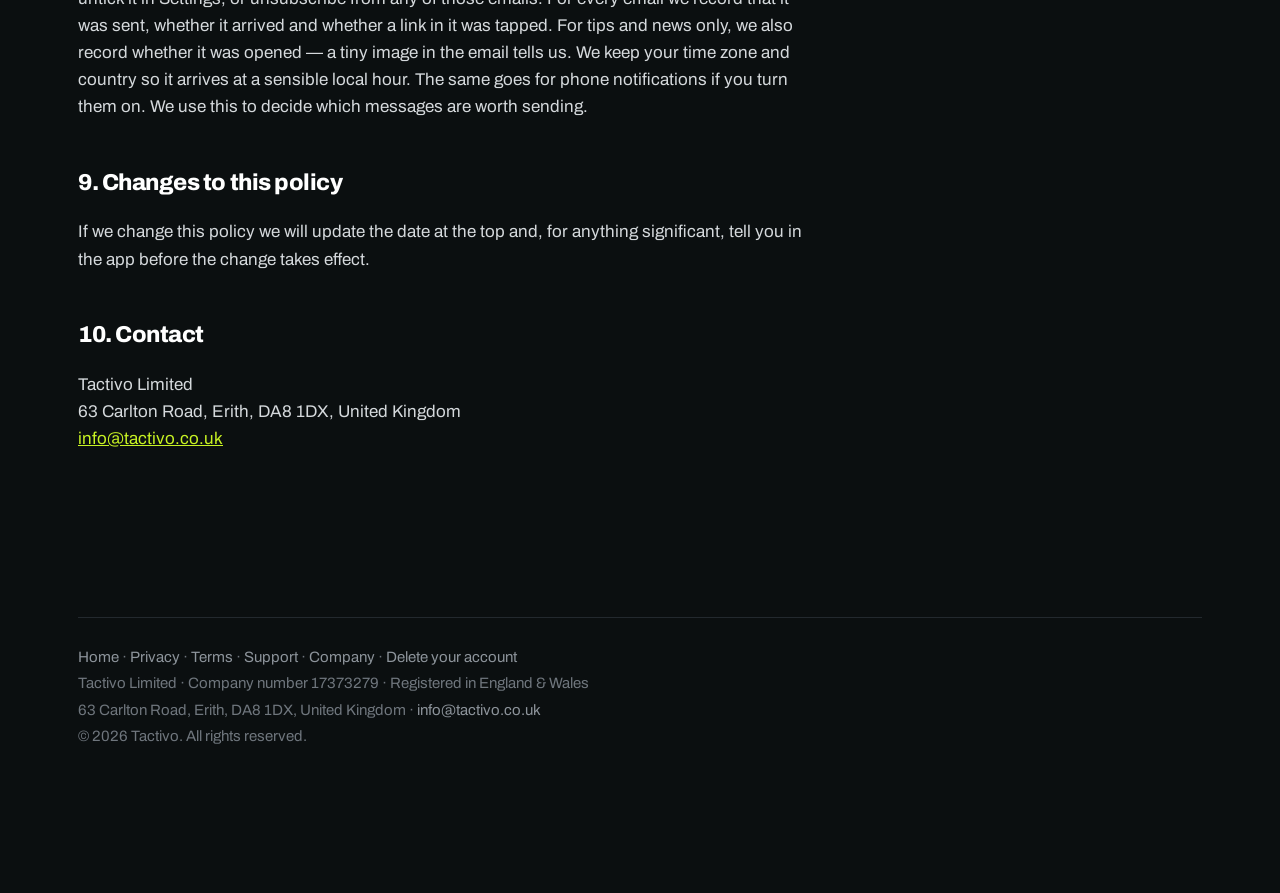
<file: privacy.html>
<!DOCTYPE html>
<html lang="en-GB">
<head>
<meta charset="utf-8">
<meta name="viewport" content="width=device-width, initial-scale=1">
<title>Privacy Policy — Tactivo</title>
<meta name="description" content="How Tactivo collects, uses, stores and deletes your personal data.">
<link rel="canonical" href="https://tactivo.co.uk/privacy.html">
<meta name="theme-color" content="#0b0f10">
<link rel="icon" href="favicon.png" type="image/png">
<link rel="preconnect" href="https://fonts.googleapis.com">
<link rel="preconnect" href="https://fonts.gstatic.com" crossorigin>
<link href="https://fonts.googleapis.com/css2?family=Archivo:wght@400;500;600;700;800&display=swap" rel="stylesheet">
<link rel="stylesheet" href="style.css">
</head>
<body>

<header class="masthead">
  <div class="wrap">
    <a class="brand" href="/" aria-label="Tactivo home"><img src="img/logo.png" alt="Tactivo" width="1200" height="408"></a>
    <nav aria-label="Primary">
      <a href="terms.html" class="mn">Terms</a>
      <a href="support.html" class="mn">Support</a>
      <a class="btn btn--sm btn--line" href="/">Back to site</a>
    </nav>
  </div>
</header>

<main>
<section>
  <div class="wrap"><div class="doc">
    <p class="kicker">Legal</p>
    <h1 style="font-size:40px">Privacy Policy</h1>
    <p class="updated">Last updated: 12 October 2026</p>

    <p>This policy explains what personal data Tactivo collects, why we collect it, how long we keep it and how you can get it deleted. It applies to the Tactivo mobile app, the Tactivo web app and this website.</p>

    <p>The data controller is Tactivo Limited, 63 Carlton Road, Erith, DA8 1DX, United Kingdom. For anything on this page, write to <a href="mailto:info@tactivo.co.uk">info@tactivo.co.uk</a>.</p>

    <h2>1. Information we collect</h2>
    <ul>
      <li><strong>Account details.</strong> Your name, email address and password, stored securely; we never see it. If you sign in with Google or Apple, we receive your name and email address from them; we never receive your password.</li>
      <li><strong>Coaching profile.</strong> The display name and username you choose, and anything optional you add: a photo, a short bio, a location, a phone number, coaching role, qualification and years of experience. If you answer it, how you heard about Tactivo.</li>
      <li><strong>Coach group.</strong> If you choose to join the group of coaches who help shape Tactivo, the name and WhatsApp number you give us. We use them only to message you on WhatsApp about Tactivo, and we never show your number to other coaches.</li>
      <li><strong>Content you create.</strong> Session plans, drills, ratings, saved items, and the private notes you leave after a session.</li>
      <li><strong>Sessions you send to another coach.</strong> If you use &ldquo;Send to a coach&rdquo;, we create a page holding an outline of that session, and your first name unless you turn that off. Section 3a explains what is on it and how to stop it.</li>
      <li><strong>Activity.</strong> When you open the app, when you sign in, and at a few points during first set-up, we record the moment, whether it was the iPhone app, the Android app or the web, a random identifier for this install, and, once you have one, which account. The install identifier is not stored next to your account in our own database.</li>
      <li><strong>How you use the app.</strong> The screens you open, what you plan and play, and any crash, recorded by PostHog on our behalf and linked to your account once you sign in. On the phone app we also keep a short recording of your screen, with photos and sign-in fields hidden.</li>
      <li><strong>Problem reports.</strong> If a 3D drill fails to load, the app sends a problem report naming the fault, the drill, and your account if you are signed in. It contains nothing you wrote, and we use it only to fix the fault.</li>
      <li><strong>Technical data.</strong> Our hosting provider records the IP address your device connects from, which is needed to serve the app and to block abuse.</li>
    </ul>
    <p>Beyond that, Tactivo has no advertising and no tracking across other apps or websites: we do not collect location data, contacts, health data, advertising identifiers or payment card details. We do not use your data for advertising, and there are no third-party ad networks in the app.</p>

    <h2>2. Why we hold it, and on what basis</h2>
    <p>To give you the account and the app you asked for — creating and securing your account, building session plans that match your age group, team size and time, understanding a brief you type in your own words, showing your library and your season, and sending you sign-in codes, password resets and messages about your own sessions. That is our contract with you, and you have to give us an email address for it; everything else is optional.</p>
    <p>Coaching tips and news, and phone notifications, go out on your consent, which you can withdraw at any time in Settings without losing anything else. So does the coach group: reply STOP on WhatsApp or email us, and we delete your number.</p>
    <p>We rely on our legitimate interests for the small record of activity above, how you use the app, the problem reports, fixing bugs, preventing abuse, and measuring whether our messages work. Keeping your data secure is our legal obligation.</p>
    <p>Which of our messages you get is chosen automatically from how you have used the app, but no computer decides anything about you that has a legal or similarly significant effect on you.</p>

    <h2>3. Who we share it with</h2>
    <p>We never sell your personal data. Apart from a session you choose to send to another coach, which section 3a covers, we share it with the service providers needed to run Tactivo, each under a data-processing agreement that binds them to protect it as this policy describes:</p>
    <ul>
      <li><strong>Supabase.</strong> Database, authentication and file storage, hosted in Ireland.</li>
      <li><strong>Apple and Google.</strong> Only if you choose to sign in with your Apple or Google account, and for distributing the app through their stores.</li>
      <li><strong>Resend.</strong> Sends our email — sign-in codes, messages about your own sessions and, if you ticked the box, coaching tips and news. Hosted in the United States.</li>
      <li><strong>Cloudflare.</strong> Serves the page a session link opens. Cloudflare sees only what is on that page; it holds no account data.</li>
      <li><strong>PostHog.</strong> Records how the app and this website are used, so we can fix and improve it. Its data is kept in Frankfurt, Germany, in the EU.</li>
      <li><strong>OpenRouter.</strong> When you describe a session in your own words, that sentence is sent to OpenRouter, which runs a Google Gemini model, so we can work out which training focuses you mean. See section 4 below.</li>
    </ul>
    <p>Supabase holds the database in Ireland. Resend, Cloudflare and OpenRouter handle data in the United States or, for Cloudflare, wherever the reader is; each works under the standard contract clauses approved for transfers out of the UK and the EEA, and every supplier is bound by contract to protect it as this policy describes. If you join the coach group, we message you on WhatsApp, which Meta runs under its own privacy policy rather than ours. We will also disclose data where the law requires it.</p>

    <h2>3a. Sending a session to another coach</h2>
    <p>Tactivo lets you send a session, or a single drill, to another coach. We make a link and hand it to you to send on. <strong>Anyone with the link can read it</strong>, with no account and no password. It is not listed anywhere and we ask search engines not to index it, but it is not a secret, so send it to the people you mean to.</p>
    <p>The page shows the session title, the age group, how long it runs and how many drills are in it, plus your first name unless you turn on &ldquo;Share without my name&rdquo;. The drills travel only as references to our own drill library: a drill you wrote yourself is never sent, and nor is anything you typed on a library drill. Your email address, username, photo, notes and ratings never travel with a link.</p>
    <p><strong>Stop sharing</strong> on the session, or on the drill, takes back every link you have made for it, as does deleting the session or your account. A link you have stopped may still load for up to a minute afterwards. Every shared page has a &ldquo;Report this link&rdquo; line that emails us, and we take down links that are reported for good reason.</p>

    <h2>4. The one thing we send to an AI service</h2>
    <p>The planner lets you describe a session in your own words, for example &ldquo;midfield gets overrun&rdquo;. That sentence is sent to <strong>OpenRouter</strong>, which runs a <strong>Google Gemini</strong> model, and its only job is to tell us which training focuses you meant.</p>
    <p>We send the sentence and nothing else: not your name, not your email address, not your saved sessions, and nothing that identifies your account. We keep the sentence and the answer with PostHog, linked to your account, to check the answers are right.</p>
    <p>It never chooses your drills. Sessions are assembled on your own device from the drill library built into the app, and if the service is unavailable your session is still built.</p>

    <h2>5. Where your data is stored, and for how long</h2>
    <p>Data is stored on encrypted servers in Ireland, encrypted in transit and at rest. We keep it for as long as your account is open. Deleting your account removes it and everything in it — your profile, photo, sessions, drills and notes — from our live systems immediately, and stops every link to a session. Encrypted backups age out within 30 days. We keep only what the law requires us to, such as accounting records. There is no recovery, so export anything you want to keep first.</p>

    <h2>6. Your rights</h2>
    <p>Under UK and EU data protection law you can ask us for a copy of your data, correct it, delete it, restrict or object to how we use it, or have it moved to another service. Where we rely on your consent you can withdraw it at any time, and you can tell us to stop marketing to you at any time. You can switch usage data off in Settings.</p>
    <p>You can delete your account and all its data at any time from <strong>Settings → Delete account</strong> in the app, which takes effect immediately. You can also ask us through our <a href="delete-account.html">account deletion page</a>, and we will act within 30 days.</p>
    <p>To exercise any other right, email <a href="mailto:info@tactivo.co.uk">info@tactivo.co.uk</a>. If you are unhappy with our response you can complain to the UK Information Commissioner's Office at <a href="https://ico.org.uk/" rel="noopener">ico.org.uk</a>.</p>

    <h2>7. Children</h2>
    <p>Tactivo is a tool for adult coaches. You must be at least 16 years old to create an account, and the app is not directed at children. We do not knowingly collect data from anyone under 16; if we learn that we have, we delete it. Coaches must not enter the personal details of the children they coach into Tactivo, because session plans do not require player names.</p>

    <h2>8. Cookies, and the email we send</h2>
    <p>This website uses no advertising or tracking cookies. The app keeps a sign-in token on your own device so you stay signed in; it is not used to track you. How the app is used is recorded by PostHog, as described in section 1, and you can switch usage data off in Settings. This website loads its typeface from Google Fonts, so Google receives your IP address when a page loads, as with any file fetched from the web. PostHog counts visits to this website without cookies and without storing anything on your device: the page you opened, the site that sent you, your browser and device type, your rough location worked out from your IP address, and whether you tapped an App Store or Google Play button. A session link page sets no cookies and runs no analytics; we count how many times a link has been opened, and nothing about who opened it.</p>
    <p>We do send email, through Resend, our email provider: sign-in codes and messages about your own sessions to every coach, and coaching tips and news only to coaches who ticked the box — untick it in Settings, or unsubscribe from any of those emails. For every email we record that it was sent, whether it arrived and whether a link in it was tapped. For tips and news only, we also record whether it was opened — a tiny image in the email tells us. We keep your time zone and country so it arrives at a sensible local hour. The same goes for phone notifications if you turn them on. We use this to decide which messages are worth sending.</p>

    <h2>9. Changes to this policy</h2>
    <p>If we change this policy we will update the date at the top and, for anything significant, tell you in the app before the change takes effect.</p>

    <h2>10. Contact</h2>
    <p>
      Tactivo Limited<br>
      63 Carlton Road, Erith, DA8 1DX, United Kingdom<br>
      <a href="mailto:info@tactivo.co.uk">info@tactivo.co.uk</a>
    </p>
  </div></div>
</section>
</main>

<footer class="site">
  <div class="wrap">
    <div class="imprint">
      <a href="/">Home</a> · <a href="privacy.html">Privacy</a> · <a href="terms.html">Terms</a> · <a href="support.html">Support</a> · <a href="company.html">Company</a> · <a href="delete-account.html">Delete your account</a><br>
      Tactivo Limited · Company number 17373279 · Registered in England &amp; Wales<br>
      63 Carlton Road, Erith, DA8 1DX, United Kingdom · <a href="mailto:info@tactivo.co.uk">info@tactivo.co.uk</a><br>
      © <span id="year">2026</span> Tactivo. All rights reserved.
    </div>
  </div>
</footer>
<script>document.getElementById('year').textContent = new Date().getFullYear();</script>
<script src="ph.js" defer></script>
</body>
</html>
</file>
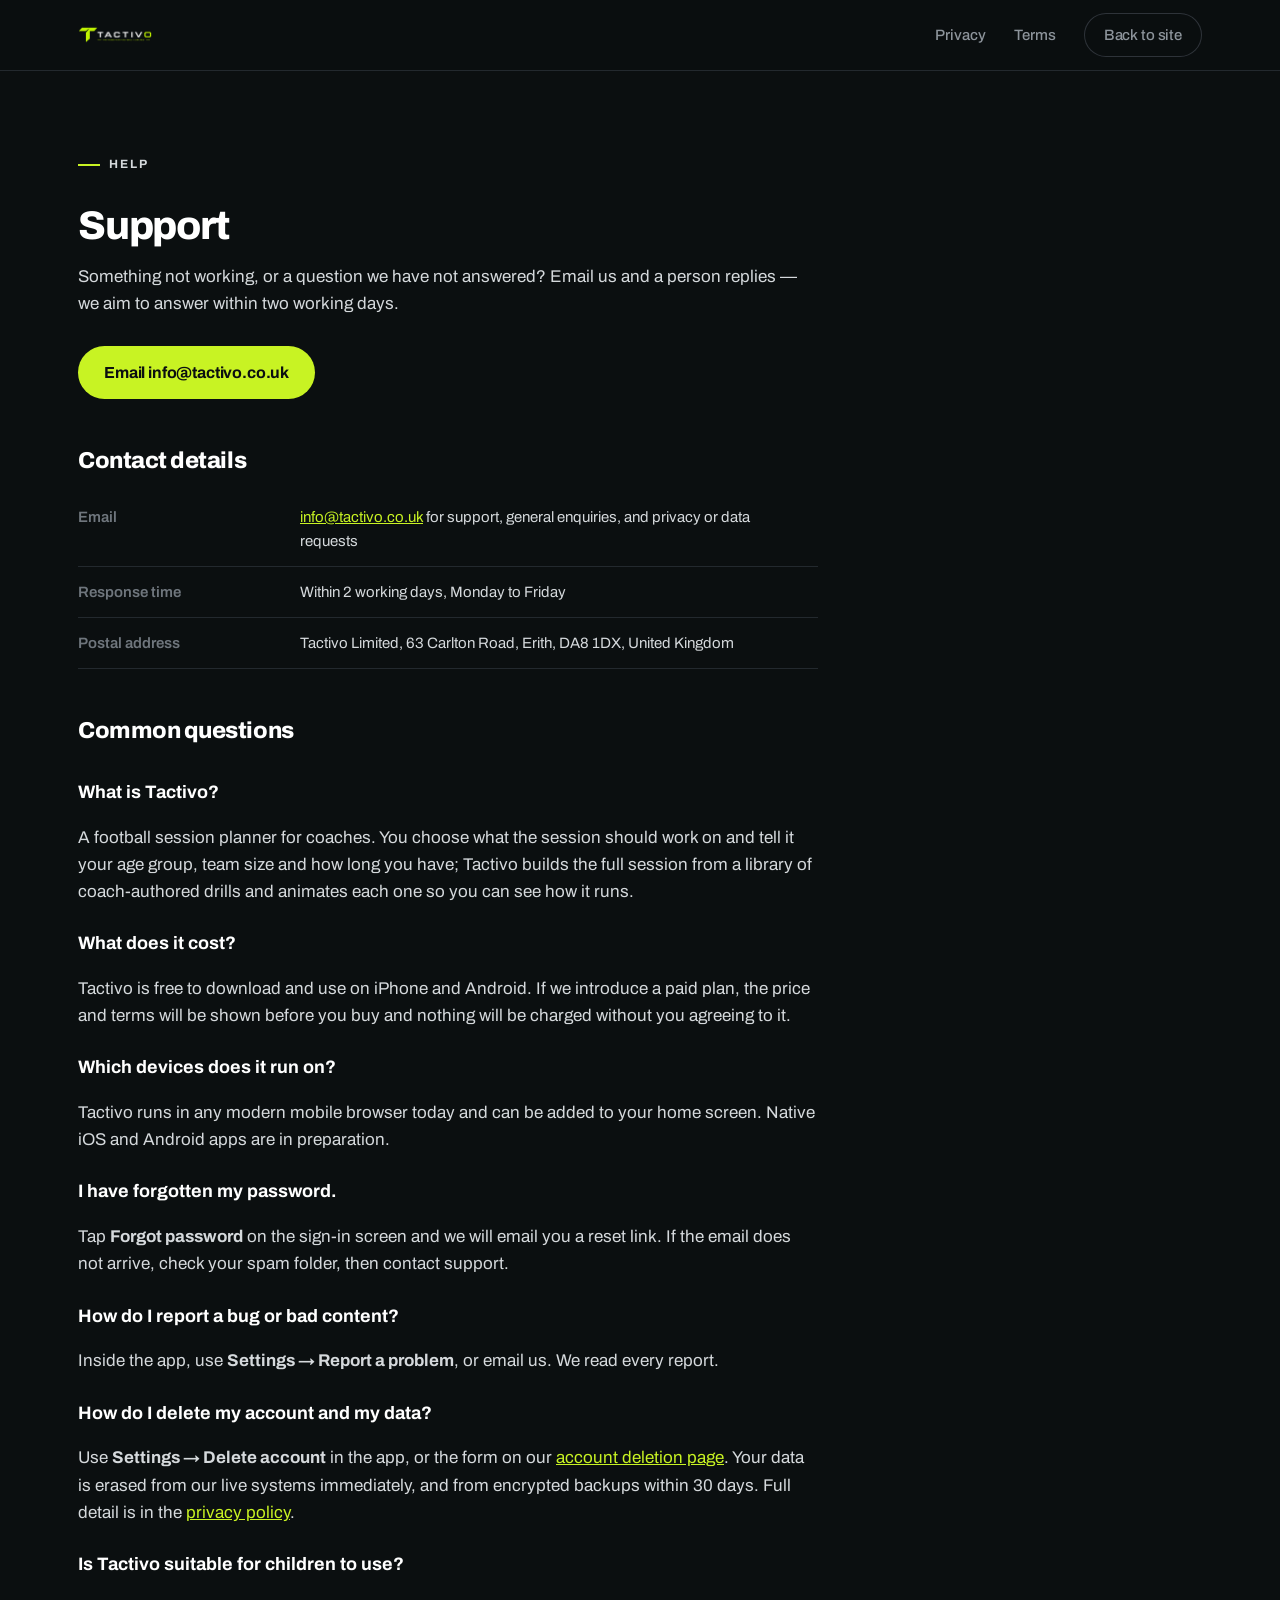
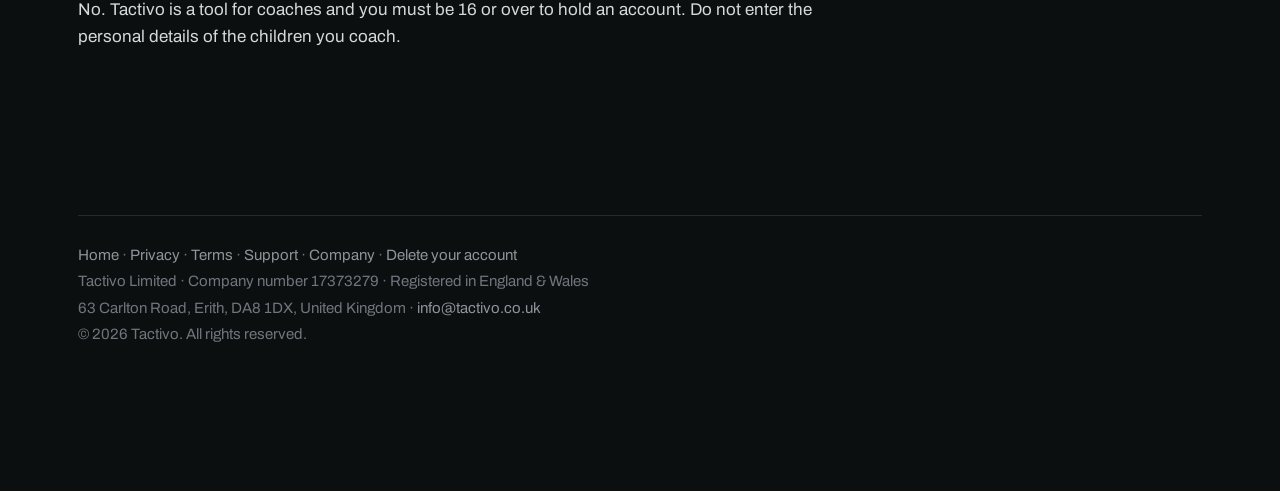
<file: support.html>
<!DOCTYPE html>
<html lang="en-GB">
<head>
<meta charset="utf-8">
<meta name="viewport" content="width=device-width, initial-scale=1">
<title>Support — Tactivo</title>
<meta name="description" content="Get help with Tactivo: contact details, common questions and how to report a problem.">
<link rel="canonical" href="https://tactivo.co.uk/support.html">
<meta name="theme-color" content="#0b0f10">
<link rel="icon" href="favicon.png" type="image/png">
<link rel="preconnect" href="https://fonts.googleapis.com">
<link rel="preconnect" href="https://fonts.gstatic.com" crossorigin>
<link href="https://fonts.googleapis.com/css2?family=Archivo:wght@400;500;600;700;800&display=swap" rel="stylesheet">
<link rel="stylesheet" href="style.css">
</head>
<body>

<header class="masthead">
  <div class="wrap">
    <a class="brand" href="/" aria-label="Tactivo home"><img src="img/logo.png" alt="Tactivo" width="1200" height="408"></a>
    <nav aria-label="Primary">
      <a href="privacy.html" class="mn">Privacy</a>
      <a href="terms.html" class="mn">Terms</a>
      <a class="btn btn--sm btn--line" href="/">Back to site</a>
    </nav>
  </div>
</header>

<main>
<section>
  <div class="wrap"><div class="doc">
    <p class="kicker">Help</p>
    <h1 style="font-size:40px">Support</h1>
    <p>Something not working, or a question we have not answered? Email us and a person replies — we aim to answer within two working days.</p>

    <p style="margin:28px 0">
      <a class="btn" href="mailto:info@tactivo.co.uk?subject=Tactivo%20support">Email info@tactivo.co.uk</a>
    </p>

    <h2>Contact details</h2>
    <table class="facts">
      <tr><th scope="row">Email</th><td><a href="mailto:info@tactivo.co.uk">info@tactivo.co.uk</a> for support, general enquiries, and privacy or data requests</td></tr>
      <tr><th scope="row">Response time</th><td>Within 2 working days, Monday to Friday</td></tr>
      <tr><th scope="row">Postal address</th><td>Tactivo Limited, 63 Carlton Road, Erith, DA8 1DX, United Kingdom</td></tr>
    </table>

    <h2>Common questions</h2>

    <h3 style="margin-top:28px">What is Tactivo?</h3>
    <p>A football session planner for coaches. You choose what the session should work on and tell it your age group, team size and how long you have; Tactivo builds the full session from a library of coach-authored drills and animates each one so you can see how it runs.</p>

    <h3 style="margin-top:24px">What does it cost?</h3>
    <p>Tactivo is free to download and use on iPhone and Android. If we introduce a paid plan, the price and terms will be shown before you buy and nothing will be charged without you agreeing to it.</p>

    <h3 style="margin-top:24px">Which devices does it run on?</h3>
    <p>Tactivo runs in any modern mobile browser today and can be added to your home screen. Native iOS and Android apps are in preparation.</p>

    <h3 style="margin-top:24px">I have forgotten my password.</h3>
    <p>Tap <strong>Forgot password</strong> on the sign-in screen and we will email you a reset link. If the email does not arrive, check your spam folder, then contact support.</p>

    <h3 style="margin-top:24px">How do I report a bug or bad content?</h3>
    <p>Inside the app, use <strong>Settings → Report a problem</strong>, or email us. We read every report.</p>

    <h3 style="margin-top:24px">How do I delete my account and my data?</h3>
    <p>Use <strong>Settings → Delete account</strong> in the app, or the form on our <a href="delete-account.html">account deletion page</a>. Your data is erased from our live systems immediately, and from encrypted backups within 30 days. Full detail is in the <a href="privacy.html">privacy policy</a>.</p>

    <h3 style="margin-top:24px">Is Tactivo suitable for children to use?</h3>
    <p>No. Tactivo is a tool for coaches and you must be 16 or over to hold an account. Do not enter the personal details of the children you coach.</p>
  </div></div>
</section>
</main>

<footer class="site">
  <div class="wrap">
    <div class="imprint">
      <a href="/">Home</a> · <a href="privacy.html">Privacy</a> · <a href="terms.html">Terms</a> · <a href="support.html">Support</a> · <a href="company.html">Company</a> · <a href="delete-account.html">Delete your account</a><br>
      Tactivo Limited · Company number 17373279 · Registered in England &amp; Wales<br>
      63 Carlton Road, Erith, DA8 1DX, United Kingdom · <a href="mailto:info@tactivo.co.uk">info@tactivo.co.uk</a><br>
      © <span id="year">2026</span> Tactivo. All rights reserved.
    </div>
  </div>
</footer>
<script>document.getElementById('year').textContent = new Date().getFullYear();</script>
<script src="ph.js" defer></script>
</body>
</html>
</file>
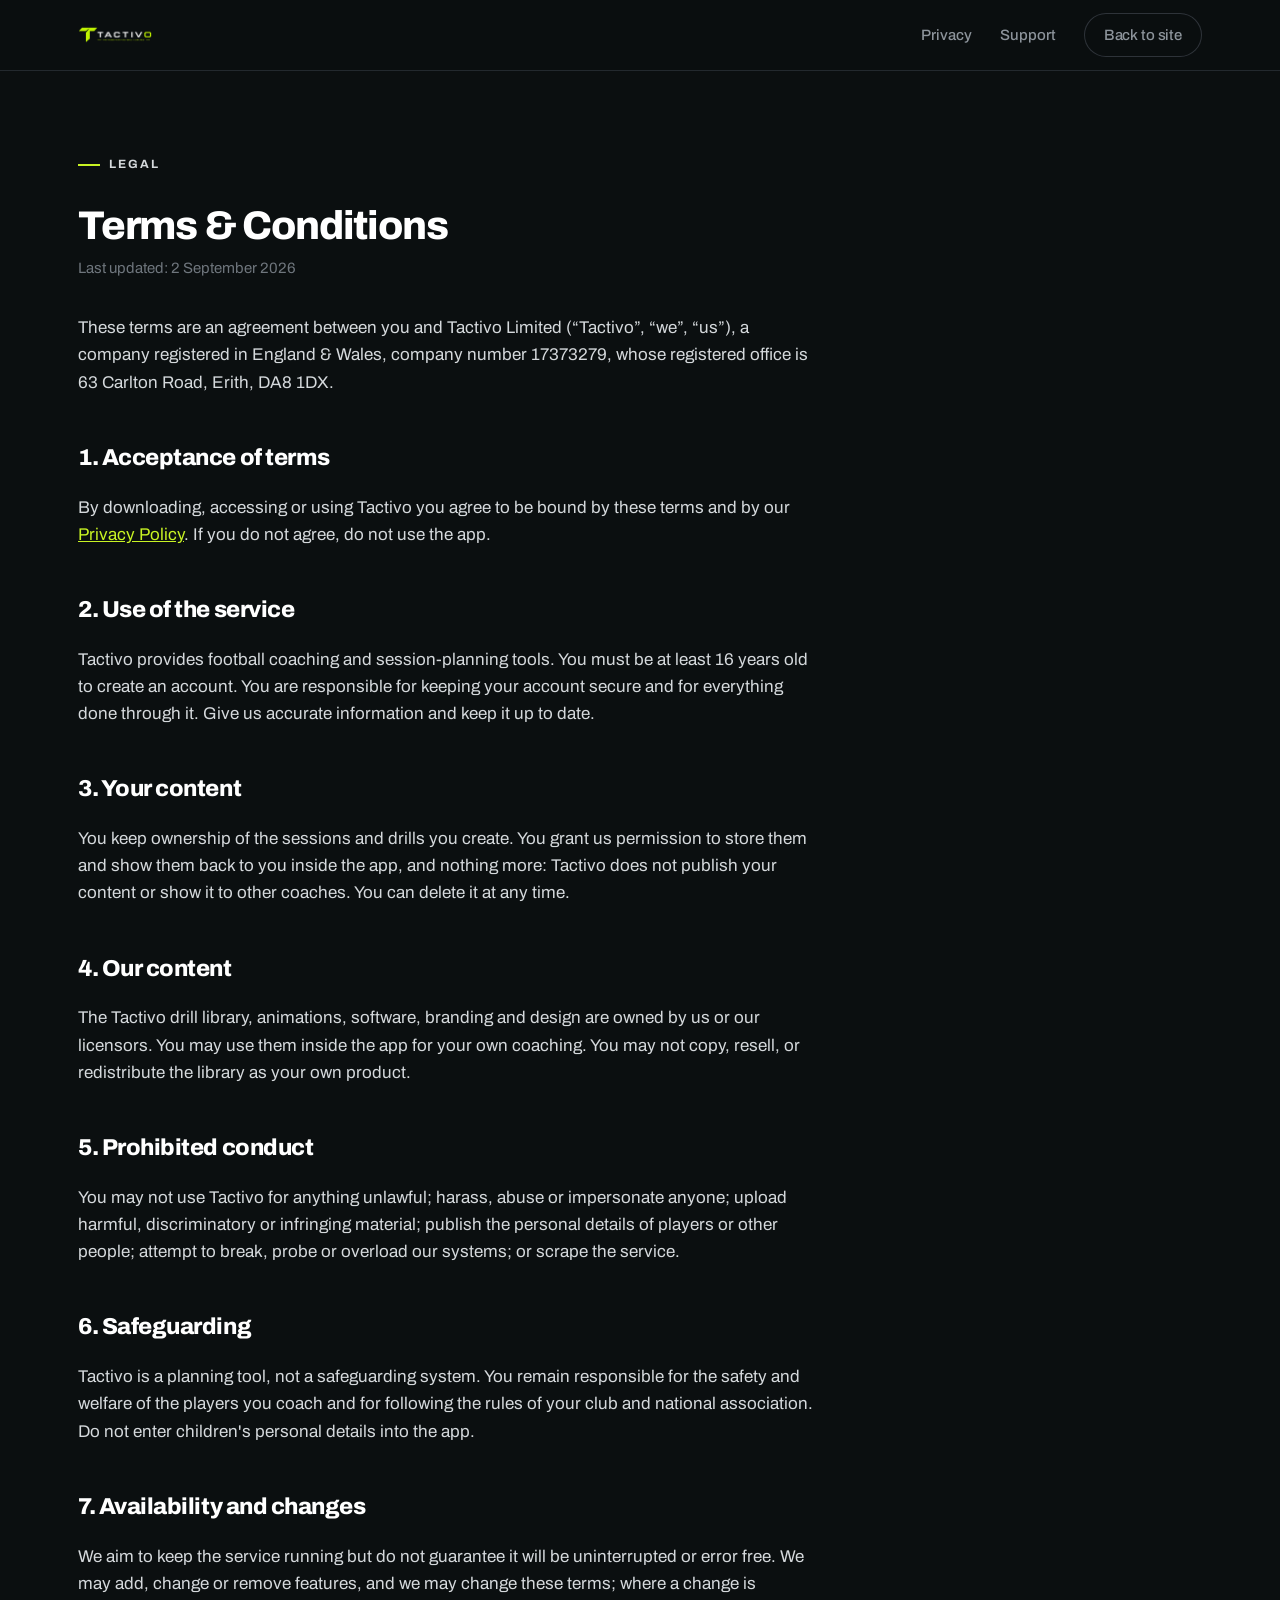
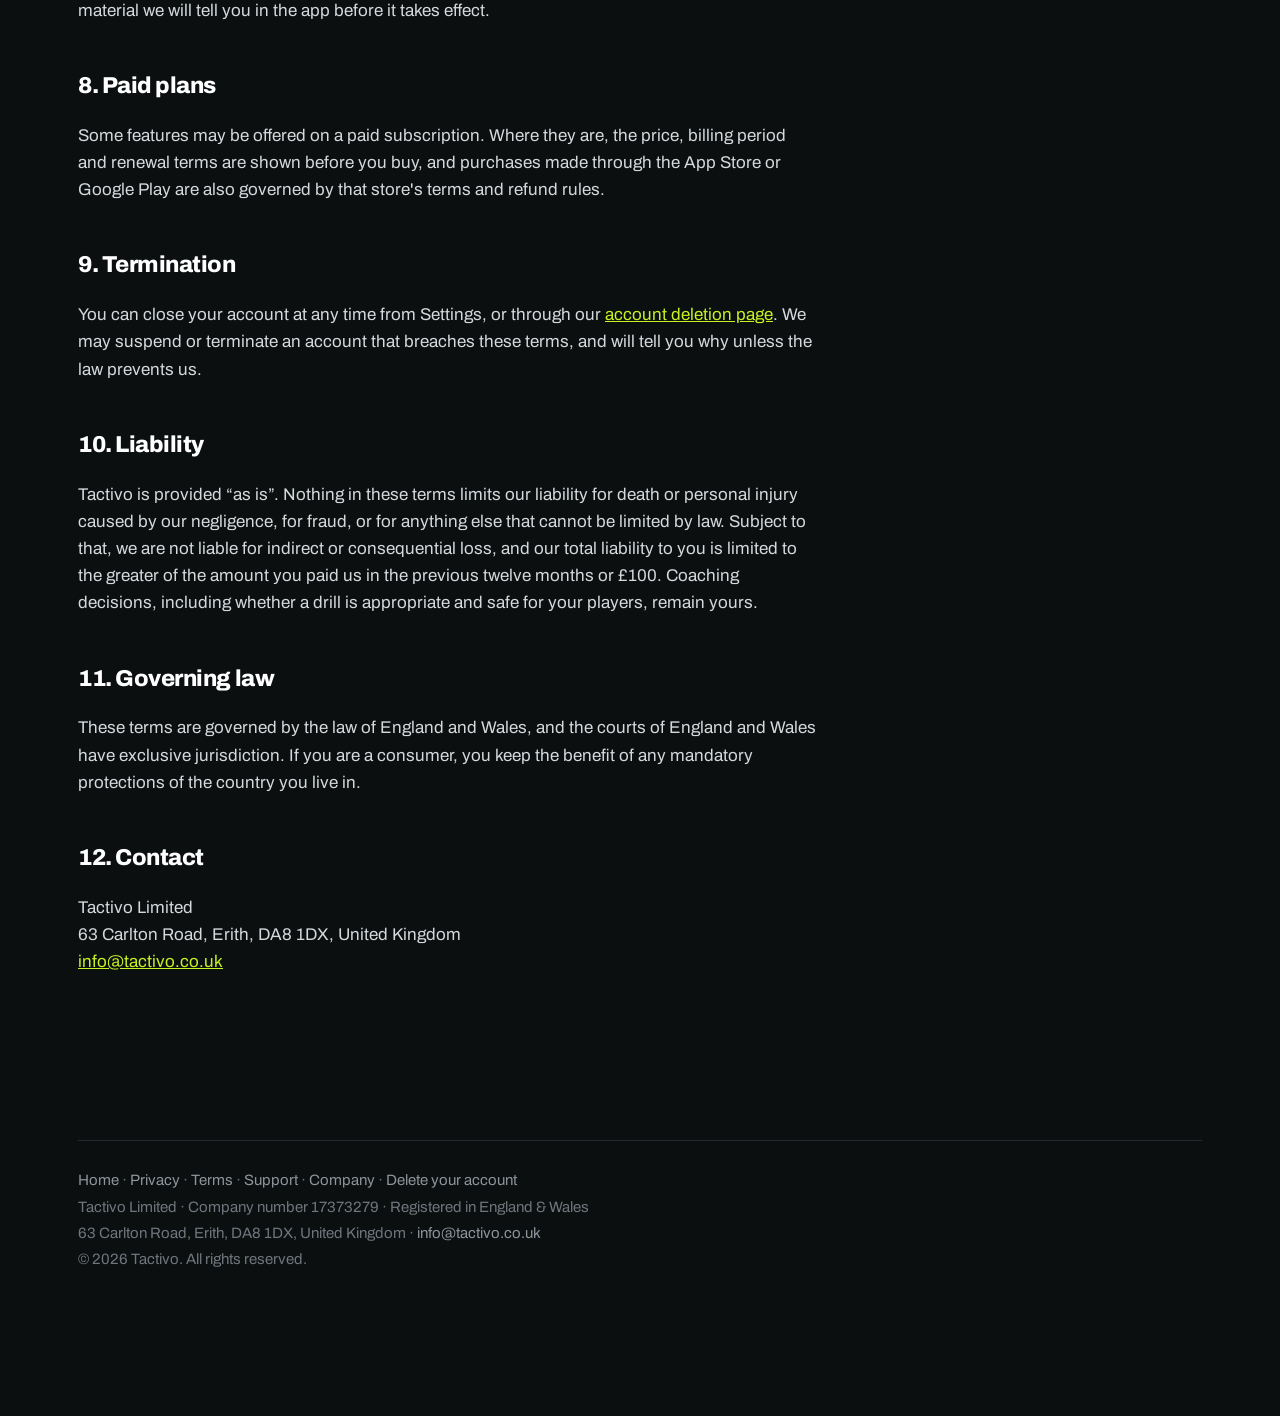
<file: terms.html>
<!DOCTYPE html>
<html lang="en-GB">
<head>
<meta charset="utf-8">
<meta name="viewport" content="width=device-width, initial-scale=1">
<title>Terms &amp; Conditions — Tactivo</title>
<meta name="description" content="The terms on which you may use Tactivo.">
<link rel="canonical" href="https://tactivo.co.uk/terms.html">
<meta name="theme-color" content="#0b0f10">
<link rel="icon" href="favicon.png" type="image/png">
<link rel="preconnect" href="https://fonts.googleapis.com">
<link rel="preconnect" href="https://fonts.gstatic.com" crossorigin>
<link href="https://fonts.googleapis.com/css2?family=Archivo:wght@400;500;600;700;800&display=swap" rel="stylesheet">
<link rel="stylesheet" href="style.css">
</head>
<body>

<header class="masthead">
  <div class="wrap">
    <a class="brand" href="/" aria-label="Tactivo home"><img src="img/logo.png" alt="Tactivo" width="1200" height="408"></a>
    <nav aria-label="Primary">
      <a href="privacy.html" class="mn">Privacy</a>
      <a href="support.html" class="mn">Support</a>
      <a class="btn btn--sm btn--line" href="/">Back to site</a>
    </nav>
  </div>
</header>

<main>
<section>
  <div class="wrap"><div class="doc">
    <p class="kicker">Legal</p>
    <h1 style="font-size:40px">Terms &amp; Conditions</h1>
    <p class="updated">Last updated: 2 September 2026</p>

    <p>These terms are an agreement between you and Tactivo Limited (&ldquo;Tactivo&rdquo;, &ldquo;we&rdquo;, &ldquo;us&rdquo;), a company registered in England &amp; Wales, company number 17373279, whose registered office is 63 Carlton Road, Erith, DA8 1DX.</p>

    <h2>1. Acceptance of terms</h2>
    <p>By downloading, accessing or using Tactivo you agree to be bound by these terms and by our <a href="privacy.html">Privacy Policy</a>. If you do not agree, do not use the app.</p>

    <h2>2. Use of the service</h2>
    <p>Tactivo provides football coaching and session-planning tools. You must be at least 16 years old to create an account. You are responsible for keeping your account secure and for everything done through it. Give us accurate information and keep it up to date.</p>

    <h2>3. Your content</h2>
    <p>You keep ownership of the sessions and drills you create. You grant us permission to store them and show them back to you inside the app, and nothing more: Tactivo does not publish your content or show it to other coaches. You can delete it at any time.</p>

    <h2>4. Our content</h2>
    <p>The Tactivo drill library, animations, software, branding and design are owned by us or our licensors. You may use them inside the app for your own coaching. You may not copy, resell, or redistribute the library as your own product.</p>

    <h2>5. Prohibited conduct</h2>
    <p>You may not use Tactivo for anything unlawful; harass, abuse or impersonate anyone; upload harmful, discriminatory or infringing material; publish the personal details of players or other people; attempt to break, probe or overload our systems; or scrape the service.</p>

    <h2>6. Safeguarding</h2>
    <p>Tactivo is a planning tool, not a safeguarding system. You remain responsible for the safety and welfare of the players you coach and for following the rules of your club and national association. Do not enter children's personal details into the app.</p>

    <h2>7. Availability and changes</h2>
    <p>We aim to keep the service running but do not guarantee it will be uninterrupted or error free. We may add, change or remove features, and we may change these terms; where a change is material we will tell you in the app before it takes effect.</p>

    <h2>8. Paid plans</h2>
    <p>Some features may be offered on a paid subscription. Where they are, the price, billing period and renewal terms are shown before you buy, and purchases made through the App Store or Google Play are also governed by that store's terms and refund rules.</p>

    <h2>9. Termination</h2>
    <p>You can close your account at any time from Settings, or through our <a href="delete-account.html">account deletion page</a>. We may suspend or terminate an account that breaches these terms, and will tell you why unless the law prevents us.</p>

    <h2>10. Liability</h2>
    <p>Tactivo is provided &ldquo;as is&rdquo;. Nothing in these terms limits our liability for death or personal injury caused by our negligence, for fraud, or for anything else that cannot be limited by law. Subject to that, we are not liable for indirect or consequential loss, and our total liability to you is limited to the greater of the amount you paid us in the previous twelve months or £100. Coaching decisions, including whether a drill is appropriate and safe for your players, remain yours.</p>

    <h2>11. Governing law</h2>
    <p>These terms are governed by the law of England and Wales, and the courts of England and Wales have exclusive jurisdiction. If you are a consumer, you keep the benefit of any mandatory protections of the country you live in.</p>

    <h2>12. Contact</h2>
    <p>
      Tactivo Limited<br>
      63 Carlton Road, Erith, DA8 1DX, United Kingdom<br>
      <a href="mailto:info@tactivo.co.uk">info@tactivo.co.uk</a>
    </p>
  </div></div>
</section>
</main>

<footer class="site">
  <div class="wrap">
    <div class="imprint">
      <a href="/">Home</a> · <a href="privacy.html">Privacy</a> · <a href="terms.html">Terms</a> · <a href="support.html">Support</a> · <a href="company.html">Company</a> · <a href="delete-account.html">Delete your account</a><br>
      Tactivo Limited · Company number 17373279 · Registered in England &amp; Wales<br>
      63 Carlton Road, Erith, DA8 1DX, United Kingdom · <a href="mailto:info@tactivo.co.uk">info@tactivo.co.uk</a><br>
      © <span id="year">2026</span> Tactivo. All rights reserved.
    </div>
  </div>
</footer>
<script>document.getElementById('year').textContent = new Date().getFullYear();</script>
<script src="ph.js" defer></script>
</body>
</html>
</file>
<file: style.css>
/* Tactivo — tactivo.co.uk
   One stylesheet, no build step, no dependencies. Tokens mirror the app's
   theme (lib/core/theme/app_colors.dart) and the four-corner palette
   (lib/core/icons/corner_colors.dart). See DESIGN.md. */

:root {
  --ink: #0b0f10;
  --ink-lift: #101416;
  --surface: #14181b;
  --card: #191d21;
  --hair: #23292e;
  --hair-2: #2e3339;
  --text: #ffffff;
  --body: #d5d9dc;
  --muted: #8d949b;
  --faint: #6f767d;

  /* The four coaching corners. Named roles, not accents. */
  --technical: #c8f323;
  --tactical: #7aa2ff;
  --physical: #ffb340;
  --social: #b18cff;

  --brand: #c8f323;
  --brand-press: #add51a;

  --max: 1180px;
  --gut: 28px;
}

* { box-sizing: border-box; }

html { scroll-behavior: smooth; }

body {
  margin: 0;
  background: var(--ink);
  color: var(--text);
  font-family: Archivo, "Helvetica Neue", Helvetica, Arial, sans-serif;
  font-size: 17px;
  line-height: 1.6;
  -webkit-font-smoothing: antialiased;
  text-rendering: optimizeLegibility;
}

img { max-width: 100%; height: auto; display: block; }

a { color: inherit; }

.wrap { width: 100%; max-width: var(--max); margin: 0 auto; padding: 0 var(--gut); }

::selection { background: var(--brand); color: var(--ink); }

:focus-visible {
  outline: 2px solid var(--brand);
  outline-offset: 3px;
  border-radius: 4px;
}

.skip {
  position: absolute;
  left: -9999px;
  top: 0;
  background: var(--brand);
  color: var(--ink);
  padding: 12px 20px;
  font-weight: 700;
  border-radius: 0 0 10px 0;
  z-index: 60;
}

.skip:focus { left: 0; }

/* ============================================================ masthead */

.masthead {
  position: sticky;
  top: 0;
  z-index: 40;
  background: rgba(11, 15, 16, 0.78);
  backdrop-filter: blur(14px) saturate(1.2);
  border-bottom: 1px solid var(--hair);
}

.masthead .wrap {
  display: flex;
  align-items: center;
  justify-content: space-between;
  gap: 20px;
  height: 70px;
}

.masthead a.brand { display: block; }
.masthead img { height: 25px; width: auto; }

.masthead nav { display: flex; align-items: center; gap: 28px; }

.masthead nav a {
  font-size: 15px;
  font-weight: 500;
  color: var(--muted);
  text-decoration: none;
  transition: color 0.15s ease;
}

.masthead nav a:hover { color: var(--text); }

/* ============================================================ buttons */

.btn {
  display: inline-flex;
  align-items: center;
  gap: 10px;
  background: var(--brand);
  color: var(--ink);
  font-weight: 700;
  font-size: 16px;
  letter-spacing: -0.01em;
  padding: 14px 26px;
  border-radius: 999px;
  border: 0;
  text-decoration: none;
  cursor: pointer;
  transition: background 0.16s ease, transform 0.16s ease;
}

.btn:hover { background: var(--brand-press); transform: translateY(-1px); }
.btn:active { transform: translateY(0); }

.btn--line {
  background: transparent;
  color: var(--text);
  box-shadow: inset 0 0 0 1px var(--hair-2);
}

.btn--line:hover { background: var(--surface); }

.btn--sm { padding: 10px 20px; font-size: 15px; }

/* ============================================================ hero */

.hero {
  position: relative;
  overflow: hidden;
  padding: 92px 0 0;
}

.hero::before {
  /* Floodlight behind the phone. Decorative. */
  content: "";
  position: absolute;
  top: -180px;
  right: -140px;
  width: 900px;
  height: 760px;
  background: radial-gradient(closest-side, rgba(200, 243, 35, 0.16), transparent 70%);
  pointer-events: none;
}

.hero .wrap {
  position: relative;
  display: grid;
  grid-template-columns: minmax(0, 1.02fr) minmax(0, 0.98fr);
  gap: 48px;
  align-items: center;
}

.standfirst {
  font-size: 15px;
  font-weight: 600;
  color: var(--muted);
  margin: 0 0 22px;
}

.standfirst b { color: var(--text); font-weight: 700; }

h1 {
  font-size: clamp(42px, 5vw, 68px);
  line-height: 1.0;
  letter-spacing: -0.035em;
  font-weight: 800;
  margin: 0 0 24px;
  text-wrap: balance;
}

h1 em {
  font-style: normal;
  color: var(--brand);
}

.hero p.lede {
  font-size: 19px;
  color: var(--muted);
  max-width: 44ch;
  margin: 0 0 30px;
}

.hero .actions { display: flex; flex-wrap: wrap; gap: 12px; }
.access .actions { display: flex; flex-wrap: wrap; gap: 12px; justify-content: center; }

.perks {
  list-style: none;
  display: flex;
  flex-wrap: wrap;
  gap: 8px;
  margin: 20px 0 0;
  padding: 0;
}

.perks li {
  font-size: 14px;
  font-weight: 500;
  color: var(--body);
  border: 1px solid var(--hair-2);
  border-radius: 999px;
  padding: 6px 14px;
  white-space: nowrap;
}

.hero .fineprint {
  margin: 16px 0 0;
  font-size: 14px;
  color: var(--faint);
}

.hero-shot {
  position: relative;
  justify-self: end;
  width: 100%;
  max-width: 392px;
  margin: 0;
}

.hero-shot > span {
  /* A window on the screen, so the phone never sets the hero's height. */
  display: block;
  height: 600px;
  overflow: hidden;
  border-radius: 28px;
  border: 1px solid var(--hair-2);
  box-shadow: 0 40px 90px rgba(0, 0, 0, 0.65);
  -webkit-mask-image: linear-gradient(180deg, #000 74%, transparent);
  mask-image: linear-gradient(180deg, #000 74%, transparent);
}

.hero-shot img { width: 100%; display: block; }

.hero-shot figcaption {
  position: absolute;
  left: -20px;
  bottom: 44px;
  background: var(--ink);
  border: 1px solid var(--hair-2);
  border-radius: 999px;
  padding: 8px 16px;
  font-size: 13px;
  font-weight: 700;
  letter-spacing: 0.04em;
  color: var(--body);
  white-space: nowrap;
}

.hero-shot figcaption span { color: var(--brand); }

/* ============================================================ corner rail */

.rail {
  border-top: 1px solid var(--hair);
  border-bottom: 1px solid var(--hair);
  background: var(--ink-lift);
  padding: 34px 0;
}

.rail h2 {
  font-size: 13px;
  font-weight: 700;
  letter-spacing: 0.14em;
  text-transform: uppercase;
  color: var(--faint);
  margin: 0 0 20px;
}

.rail ul {
  list-style: none;
  display: grid;
  grid-template-columns: repeat(4, 1fr);
  gap: 22px;
  margin: 0;
  padding: 0;
}

.rail li { min-width: 0; }

.rail .bar {
  height: 6px;
  border-radius: 3px;
  background: var(--hair-2);
  overflow: hidden;
  margin-bottom: 12px;
}

.rail .bar i {
  display: block;
  height: 100%;
  width: 100%;
  border-radius: 3px;
  background: var(--c);
}

.rail .name {
  font-size: 16px;
  font-weight: 700;
  color: var(--c);
  letter-spacing: -0.01em;
}

.rail .what {
  font-size: 14px;
  color: var(--muted);
  margin-top: 2px;
}

/* ============================================================ corner regions */

.corner {
  --c: var(--brand);
  position: relative;
  padding: 96px 0;
  border-bottom: 1px solid var(--hair);
  overflow: hidden;
}

.corner::before {
  /* Each corner owns its region through a wash of its own colour. */
  content: "";
  position: absolute;
  inset: 0;
  background:
    linear-gradient(180deg, color-mix(in srgb, var(--c) 16%, transparent), transparent 78%),
    radial-gradient(900px 420px at 88% 8%, color-mix(in srgb, var(--c) 12%, transparent), transparent 70%);
  pointer-events: none;
}

.corner::after {
  /* The corner signs its own region across the full bleed. */
  content: "";
  position: absolute;
  top: 0;
  left: 0;
  right: 0;
  height: 3px;
  background: var(--c);
  opacity: 0.9;
}

.corner > .wrap { position: relative; }

.kicker {
  display: inline-flex;
  align-items: center;
  gap: 9px;
  font-size: 12px;
  font-weight: 700;
  letter-spacing: 0.16em;
  text-transform: uppercase;
  color: var(--c);
  margin: 0 0 18px;
}

.kicker::before {
  content: "";
  width: 22px;
  height: 2px;
  background: var(--c);
}

h2.head {
  font-size: clamp(30px, 3.9vw, 46px);
  line-height: 1.05;
  letter-spacing: -0.028em;
  font-weight: 800;
  margin: 0 0 18px;
  text-wrap: balance;
}

p.say {
  font-size: 18px;
  color: var(--body);
  max-width: 62ch;
  margin: 0 0 14px;
}

p.say.dim { color: var(--muted); }

/* — technical: the animated pitch, big — */

.tech-grid {
  display: grid;
  grid-template-columns: minmax(0, 0.78fr) minmax(0, 1.22fr);
  gap: 56px;
  align-items: center;
}

.pitchbox {
  border: 1px solid var(--hair);
  border-radius: 22px;
  background: linear-gradient(180deg, #101a13, #080c09);
  padding: 20px;
  box-shadow: 0 30px 70px rgba(0, 0, 0, 0.55);
}

.pitchbox svg,
.pitchbox video { width: 100%; height: auto; display: block; border-radius: 12px; }

.renderline {
  margin: 14px 4px 0;
  font-size: 13px;
  color: var(--faint);
}

.pass {
  stroke-dasharray: 240;
  stroke-dashoffset: 240;
  animation: draw 8s cubic-bezier(0.16, 1, 0.3, 1) infinite;
}

.pass.b { animation-delay: 1.3s; }
.pass.c { animation-delay: 2.6s; }

@keyframes draw {
  0% { stroke-dashoffset: 240; }
  18%, 74% { stroke-dashoffset: 0; }
  90%, 100% { stroke-dashoffset: 240; }
}

.runner { animation: runner 8s cubic-bezier(0.16, 1, 0.3, 1) infinite; }

@keyframes runner {
  0%, 10% { transform: translate(0, 0); }
  32% { transform: translate(74px, -34px); }
  58% { transform: translate(6px, -118px); }
  80%, 100% { transform: translate(0, 0); }
}

.beat {
  display: flex;
  flex-wrap: wrap;
  gap: 10px;
  margin-top: 22px;
  font-size: 13px;
  color: var(--faint);
}

.beat span {
  border: 1px solid var(--hair);
  border-radius: 999px;
  padding: 4px 12px;
}

.beat span.on {
  color: var(--ink);
  background: var(--technical);
  border-color: var(--technical);
  font-weight: 700;
}

/* — tactical: the session as a timed strip — */

.strip {
  margin-top: 40px;
  border: 1px solid var(--hair);
  border-radius: 20px;
  background: var(--surface);
  overflow: hidden;
}

.strip .clock {
  display: flex;
  align-items: baseline;
  justify-content: space-between;
  gap: 16px;
  padding: 18px 24px;
  border-bottom: 1px solid var(--hair);
  font-size: 14px;
  color: var(--muted);
}

.strip .clock b { color: var(--text); font-size: 15px; }

.parts { display: flex; }

.part {
  flex: var(--w);
  padding: 22px 20px 24px;
  border-right: 1px solid var(--hair);
  min-width: 0;
}

.part:last-child { border-right: 0; }

.part .mins {
  font-size: 13px;
  font-weight: 700;
  letter-spacing: 0.08em;
  color: var(--c);
  margin-bottom: 10px;
}

.part .what2 { font-size: 16px; font-weight: 700; letter-spacing: -0.01em; }
.part .drill { font-size: 14px; color: var(--muted); margin-top: 4px; }

.tac-split {
  display: grid;
  grid-template-columns: minmax(0, 1.25fr) minmax(0, 0.75fr);
  gap: 56px;
  align-items: center;
}

.tac-split .shotwrap { justify-self: end; width: 100%; max-width: 300px; }

/* — physical: the resize table — */

.resize {
  margin-top: 40px;
  width: 100%;
  border-collapse: collapse;
  font-size: 16px;
}

.resize caption {
  text-align: left;
  font-size: 14px;
  color: var(--faint);
  padding-bottom: 14px;
}

.resize th,
.resize td {
  text-align: left;
  padding: 16px 18px 16px 0;
  border-bottom: 1px solid var(--hair);
}

.resize thead th {
  font-size: 12px;
  font-weight: 700;
  letter-spacing: 0.12em;
  text-transform: uppercase;
  color: var(--faint);
  border-bottom-color: var(--hair-2);
}

.resize tbody th { font-weight: 700; color: var(--text); width: 26%; }
.resize td { color: var(--body); }
.resize tbody tr:last-child th,
.resize tbody tr:last-child td { border-bottom: 0; }
.resize .em { color: var(--physical); font-weight: 700; }


/* ============================================================ coverage payoff */

.payoff {
  padding: 96px 0;
  border-bottom: 1px solid var(--hair);
  background:
    radial-gradient(1100px 520px at 78% 0%, rgba(122, 162, 255, 0.10), transparent 70%),
    var(--ink);
}

.payoff .wrap {
  display: grid;
  grid-template-columns: minmax(0, 1.1fr) minmax(0, 0.9fr);
  gap: 56px;
  align-items: center;
}

.payoff .shotwrap { justify-self: end; width: 100%; max-width: 320px; }

.gapline { margin-top: 34px; display: grid; gap: 14px; }

.gaprow {
  display: grid;
  grid-template-columns: 130px 1fr 54px;
  align-items: center;
  gap: 16px;
  font-size: 15px;
}

.gaprow .lab { color: var(--c); font-weight: 700; }

.gaprow .track {
  height: 10px;
  border-radius: 5px;
  background: #1c2126;
  overflow: hidden;
}

.gaprow .track i {
  display: block;
  height: 100%;
  width: 100%;
  border-radius: 5px;
  background: var(--c);
  transform: scaleX(0);
  transform-origin: left center;
  transition: transform 1.2s cubic-bezier(0.16, 1, 0.3, 1);
}

.payoff.lit .gaprow .track i { transform: scaleX(var(--s)); }

.gaprow .pct { text-align: right; font-variant-numeric: tabular-nums; color: var(--muted); }

.verdict {
  margin-top: 26px;
  font-size: 18px;
  color: var(--text);
  font-weight: 700;
  letter-spacing: -0.01em;
}

.verdict span { color: var(--physical); }

.asif {
  margin-top: 12px;
  font-size: 13px;
  color: var(--faint);
}

/* ============================================================ library band */

.library {
  padding: 92px 0;
  border-bottom: 1px solid var(--hair);
  background: var(--ink-lift);
}

.libhead {
  display: flex;
  align-items: flex-end;
  justify-content: space-between;
  gap: 40px;
  flex-wrap: wrap;
  margin-bottom: 34px;
}

.libstat {
  font-size: 22px;
  font-weight: 800;
  letter-spacing: -0.015em;
  color: var(--technical);
  margin: 0;
}

.titles { display: flex; flex-wrap: wrap; gap: 8px; margin-bottom: 22px; }

.titles span {
  font-size: 14px;
  color: var(--body);
  border: 1px solid var(--hair);
  border-radius: 999px;
  padding: 6px 14px;
  white-space: nowrap;
}

.titles span.more { color: var(--faint); border-style: dashed; }

/* ============================================================ screens strip */

.screens { padding: 92px 0; border-bottom: 1px solid var(--hair); }



.shotwrap {
  border: 1px solid var(--hair-2);
  border-radius: 24px;
  background: var(--ink);
  padding: 6px;
  overflow: hidden;
  box-shadow: 0 24px 54px rgba(0, 0, 0, 0.55);
}

.shotwrap > span {
  display: block;
  max-height: 500px;
  overflow: hidden;
  border-radius: 19px;
  -webkit-mask-image: linear-gradient(180deg, #000 80%, transparent);
  mask-image: linear-gradient(180deg, #000 80%, transparent);
}

.shotwrap img { width: 100%; display: block; }


/* — the week walkthrough — */

.walk {
  margin-top: 44px;
  display: grid;
  grid-template-columns: repeat(2, minmax(0, 1fr));
  gap: 48px 44px;
}

.step {
  margin: 0;
  display: grid;
  grid-template-columns: 200px minmax(0, 1fr);
  gap: 22px;
  align-items: start;
}

.step .stepno {
  grid-column: 1 / -1;
  display: inline-flex;
  align-items: center;
  justify-content: center;
  width: 32px;
  height: 32px;
  border-radius: 50%;
  background: var(--technical);
  color: var(--ink);
  font-weight: 800;
  font-size: 15px;
}

.step .shotwrap { width: 100%; max-width: 200px; }

.step figcaption {
  font-size: 15px;
  color: var(--muted);
  line-height: 1.55;
  padding-top: 4px;
}

.step figcaption b { color: var(--text); display: block; margin-bottom: 4px; }

/* ============================================================ early access */

.access {
  padding: 104px 0;
  border-bottom: 1px solid var(--hair);
  background:
    radial-gradient(760px 400px at 50% 0%, rgba(200, 243, 35, 0.11), transparent 70%),
    var(--ink);
  text-align: center;
}

.access h2 {
  font-size: clamp(32px, 4.4vw, 54px);
  line-height: 1.03;
  letter-spacing: -0.03em;
  font-weight: 800;
  margin: 0 auto 18px;
  max-width: 18ch;
  text-wrap: balance;
}

.access p {
  color: var(--muted);
  max-width: 52ch;
  margin: 0 auto 30px;
  font-size: 18px;
}

.access .fineprint { margin-top: 18px; font-size: 14px; color: var(--faint); }
.access .fineprint a { color: var(--brand); }

/* ============================================================ record (legal) */

.record { padding: 84px 0 0; }

.record h2 {
  font-size: 22px;
  font-weight: 800;
  letter-spacing: -0.02em;
  margin: 0 0 8px;
}

.record > .wrap > p {
  color: var(--muted);
  font-size: 16px;
  max-width: 62ch;
  margin: 0 0 28px;
}

table.facts { width: 100%; border-collapse: collapse; font-size: 15px; }

table.facts th,
table.facts td {
  text-align: left;
  vertical-align: top;
  padding: 13px 16px 13px 0;
  border-bottom: 1px solid var(--hair);
}

table.facts th { color: var(--faint); font-weight: 600; width: 30%; }
table.facts td { color: var(--body); }
table.facts a { color: var(--brand); }

/* ============================================================ footer */

footer.site { padding: 60px 0 72px; color: var(--faint); font-size: 15px; }

footer.site .cols {
  display: grid;
  grid-template-columns: 1.7fr 1fr 1fr;
  gap: 36px;
  margin-bottom: 44px;
}

footer.site img { height: 24px; width: auto; margin-bottom: 16px; }

footer.site h3 {
  color: var(--text);
  font-size: 13px;
  font-weight: 700;
  text-transform: uppercase;
  letter-spacing: 0.12em;
  margin: 0 0 14px;
}

footer.site ul { list-style: none; margin: 0; padding: 0; }
footer.site li { margin-bottom: 9px; }
footer.site a { color: var(--muted); text-decoration: none; }
footer.site a:hover { color: var(--text); text-decoration: underline; }

footer.site .imprint {
  border-top: 1px solid var(--hair);
  padding-top: 26px;
  line-height: 1.75;
}

/* ============================================================ documents */

.doc { max-width: 74ch; padding: 76px 0 88px; }
.doc .kicker { --c: var(--brand); }
.doc h1 { font-size: clamp(34px, 4.6vw, 52px); line-height: 1.04; letter-spacing: -0.03em; margin: 12px 0 10px; }
.doc .updated { color: var(--faint); font-size: 15px; margin: 0 0 34px; }
.doc h2 { font-size: 23px; font-weight: 800; letter-spacing: -0.02em; margin: 44px 0 12px; }
.doc h3 { font-size: 18px; font-weight: 700; margin: 30px 0 8px; }
.doc p, .doc li { color: var(--body); }
.doc ul, .doc ol { padding-left: 22px; }
.doc li { margin-bottom: 9px; }
.doc a { color: var(--brand); }
.doc a.btn { color: var(--ink); }
.doc a.btn--line { color: var(--text); }
.doc table.facts { margin: 8px 0 12px; }
.doc .lede-doc { font-size: 19px; color: var(--body); }

/* ============================================================ reveal */

.js .up {
  opacity: 0;
  transform: translateY(20px);
  transition: opacity 0.7s cubic-bezier(0.16, 1, 0.3, 1), transform 0.7s cubic-bezier(0.16, 1, 0.3, 1);
}

.js .up.in { opacity: 1; transform: none; }

@media (prefers-reduced-motion: reduce) {
  html { scroll-behavior: auto; }
  .js .up { opacity: 1; transform: none; transition: none; }
  .pass { animation: none; stroke-dashoffset: 0; }
  .runner { animation: none; }
  .gaprow .track i { transition: none; transform: scaleX(var(--s)); }
}

/* ============================================================ responsive */

@media (max-width: 1000px) {
  .hero .wrap,
  .tech-grid,
  .tac-split,
  .payoff .wrap { grid-template-columns: 1fr; gap: 44px; }

  .hero { padding-top: 64px; }
  .hero-shot { justify-self: start; margin-bottom: -40px; max-width: 330px; }
  .hero-shot figcaption { left: auto; right: -8px; bottom: 30px; }
  .tac-split .shotwrap,
  .payoff .shotwrap { justify-self: start; }
  .corner { padding: 72px 0; }
  .walk { grid-template-columns: 1fr; gap: 40px; }
  .rail ul { grid-template-columns: repeat(2, 1fr); gap: 20px 24px; }
  footer.site .cols { grid-template-columns: 1fr 1fr; }
  .masthead nav a.mn { display: none; }
}

@media (max-width: 640px) {
  :root { --gut: 20px; }
  body { font-size: 16px; }
  .parts { display: block; }
  .part { border-right: 0; border-bottom: 1px solid var(--hair); }
  .part:last-child { border-bottom: 0; }
  .step { grid-template-columns: 132px minmax(0, 1fr); gap: 16px; }
  .step .shotwrap { max-width: 132px; }
  .gaprow { grid-template-columns: 104px 1fr 44px; gap: 12px; font-size: 14px; }
  .resize thead { display: none; }
  .resize tbody th, .resize td { display: block; padding: 4px 0; border: 0; }
  .resize tbody th { padding-top: 18px; width: auto; }
  .resize tbody tr { display: block; border-bottom: 1px solid var(--hair); padding-bottom: 16px; }
  .resize td::before { content: attr(data-l) " — "; color: var(--faint); }
  footer.site .cols { grid-template-columns: 1fr; }
  .counts { gap: 26px; }
  .counts div b { font-size: 32px; }
}

/* ============================================================ store badges */

.actions.stores { align-items: center; }
.badge { display: inline-flex; line-height: 0; border-radius: 8px; }
.badge img { height: 40px; width: auto; }
/* Google's badge ships with its own clear space; trim it so both read the same size. */
.badge--gp img { height: 60px; margin: -10px -10px; }
.badge:focus-visible { outline: 2px solid var(--brand); outline-offset: 3px; }

.storebar {
  position: fixed; left: 0; right: 0; bottom: 0; z-index: 50;
  display: flex; justify-content: center; align-items: center; gap: 16px;
  padding: 12px 16px calc(12px + env(safe-area-inset-bottom));
  background: rgba(11, 15, 16, 0.92);
  -webkit-backdrop-filter: blur(10px); backdrop-filter: blur(10px);
  border-top: 1px solid var(--hair);
  transform: translateY(110%); transition: transform 0.25s ease;
}
.storebar.on { transform: none; }
body { padding-bottom: 72px; }
@media (prefers-reduced-motion: reduce) { .storebar { transition: none; } }
</file>
<file: coach/assets/index-D0hB6toE.css>
:root{--bg: #0B0F10;--surface: #171B1F;--card: #191D21;--border: #2A3036;--lime: #C8F323;--on-lime: #0B0F10;--lime-chip: #313B17;--text: #FFFFFF;--text-2: #8D949B;--body: #D5D9DC;--error: #FF4D4F;--font: "Archivo", system-ui, -apple-system, "Segoe UI", sans-serif;--r: 14px;color-scheme:dark}*{box-sizing:border-box}.brand{display:flex;align-items:center;gap:6px;font-weight:800;font-size:13px;color:var(--text);letter-spacing:-.01em}.brand .mark{width:18px;height:18px;border-radius:5px;display:inline-block}.logo{width:200px;max-width:70%;align-self:center;margin-top:8px}.brand small{color:var(--text-2);font-weight:500}.screen{flex:1;display:flex;flex-direction:column;gap:10px;padding:10px 4px 0;min-height:0}.grow{flex:1}.h{font-size:22px;font-weight:700;line-height:1.15;letter-spacing:-.01em;text-wrap:balance;margin:0}.p{font-size:13px;color:var(--body);line-height:1.45;margin:0}.muted{color:var(--text-2)}.lab{font-size:11px;font-weight:600;letter-spacing:.06em;text-transform:uppercase;color:var(--text-2)}.btn{background:var(--lime);color:var(--on-lime);font-weight:700;font-size:14px;border-radius:999px;padding:13px;text-align:center}.btn.ghost{background:transparent;color:var(--body);border:1px solid var(--border)}.field{background:#1a1d21;border:1px solid var(--border);border-radius:10px;padding:10px 12px;font-size:13px;color:var(--text)}.field .muted{font-size:11px;display:block;margin-bottom:2px}.field.empty{color:var(--text-2)}.card{background:var(--card);border:1px solid var(--border);border-radius:var(--r);padding:12px}.card .lab{margin-bottom:4px}.chips{display:flex;flex-wrap:wrap;gap:6px}.chip{font-size:12px;padding:5px 10px;border-radius:999px;border:1px solid var(--border);color:var(--body)}.chip.on{background:var(--lime-chip);border-color:var(--lime);color:var(--lime)}.row{display:flex;align-items:center;gap:8px}.thumbs{display:flex;gap:6px;margin-top:8px}.thumbs button{font-size:12px;padding:5px 10px;border-radius:999px;border:1px solid var(--border);color:var(--text-2)}.thumbs button.on{border-color:var(--lime);color:var(--lime);background:var(--lime-chip)}.timer{text-align:center;font-variant-numeric:tabular-nums;font-size:28px;font-weight:700;letter-spacing:-.02em}.caption{text-align:center;font-size:13px;color:var(--text-2)}.end{background:transparent;border:1px solid var(--error);color:var(--error);font-weight:600;font-size:13px;border-radius:999px;padding:11px;text-align:center}.banner{background:var(--lime-chip);color:var(--lime);font-size:11px;font-weight:600;letter-spacing:.04em;text-transform:uppercase;padding:6px 10px;border-radius:8px;text-align:center}.cal{display:grid;grid-template-columns:repeat(7,1fr);gap:4px}.cal b{font-size:9px;color:var(--text-2);text-align:center;font-weight:500}.cal i{display:block;aspect-ratio:1;border-radius:6px;background:var(--surface);position:relative}.cal i.d:after{content:"";position:absolute;top:0;right:0;bottom:0;left:0;margin:auto;width:6px;height:6px;border-radius:50%;background:var(--lime)}.cal i.t{outline:1.5px solid var(--lime)}.dots{display:flex;gap:5px;justify-content:center}.dots i{width:6px;height:6px;border-radius:50%;background:var(--border);display:block}.dots i.on{background:var(--lime);width:16px;border-radius:3px}.notif{background:#22272c;border-radius:14px;padding:10px 12px;font-size:12px;color:var(--body);line-height:1.4}.notif .row{justify-content:space-between;margin-bottom:4px}.notif b{color:var(--text)}.tl{display:flex;flex-direction:column;gap:6px}.tl .row{font-size:12px}.tl .bar{height:8px;border-radius:4px;background:var(--lime)}.tl .bar.gap{background:var(--surface);outline:1px dashed var(--error)}.tl .wk{width:30px;color:var(--text-2);font-variant-numeric:tabular-nums}.slider{position:relative;height:4px;background:var(--border);border-radius:2px;margin:12px 8px 4px}.slider:before{content:"";position:absolute;left:0;height:4px;border-radius:2px;background:var(--lime);width:var(--v)}.slider:after{content:"";position:absolute;top:-6px;left:var(--v);width:16px;height:16px;border-radius:50%;background:var(--lime);transform:translate(-50%)}.scale{display:flex;justify-content:space-between;font-size:10px;color:var(--text-2);padding:0 4px}.radio{display:flex;flex-direction:column;gap:6px}.radio div{font-size:13px;padding:8px 10px;border-radius:10px;border:1px solid var(--border);color:var(--body)}.radio div.on{border-color:var(--lime);background:var(--lime-chip);color:var(--text)}.k{font-size:11px;color:var(--text-2)}.cbtn{width:60px;height:60px;border-radius:50%;display:grid;place-items:center;font-size:24px;margin:0 auto 6px;color:#fff}.cbtn.red{background:#e5484d}.cbtn.green{background:#30b34a}.cbtn.grey{background:#2a3036}.stack{position:relative;width:220px;height:150px}.page{position:absolute;top:0;right:0;bottom:0;left:0;background:var(--card);border:1px solid var(--border);border-radius:12px;padding:10px}.page.p2{transform:rotate(-4deg) translate(-6px,-4px);opacity:.6}.page.p3{transform:rotate(-8deg) translate(-12px,-8px);opacity:.3}.prow{display:flex;align-items:center;gap:8px;padding:8px 0;border-bottom:1px solid var(--border);font-size:13px}.prow b{display:block;font-weight:600}.prow .k{display:block}.num{width:28px;height:28px;border-radius:8px;background:var(--surface);border:1px solid var(--border);display:grid;place-items:center;font-weight:700;font-size:12px;font-variant-numeric:tabular-nums}.spark{width:60px;height:20px;fill:none;stroke:var(--lime);stroke-width:2;stroke-linecap:round;stroke-linejoin:round}.tr{font-size:14px;color:var(--text-2);width:14px}.tr.up{color:var(--lime)}.tr.dn{color:var(--error)}.chart{width:100%;height:70px}.prog{display:flex;gap:4px}.prog i{flex:1;height:3px;border-radius:2px;background:var(--border);display:block}.prog i.on{background:var(--lime)}.radio.big div{font-size:15px;padding:14px}.radio.check div:before{content:"";display:inline-block;width:14px;height:14px;border-radius:4px;border:1.5px solid var(--text-2);margin-right:10px;vertical-align:-2px}.radio.check div.on:before{background:var(--lime);border-color:var(--lime)}body{background:var(--bg);color:var(--text);font-family:var(--font);margin:0}html,body{height:100%}#app{min-height:100%;display:flex;flex-direction:column;padding:max(12px,env(safe-area-inset-top)) 16px max(16px,env(safe-area-inset-bottom));gap:10px}@media(prefers-reduced-motion:reduce){*{animation:none!important;transition:none!important}}.field input,.field select,.field textarea{display:block;width:100%;background:none;border:0;color:inherit;font:inherit;font-size:16px;padding:0;height:20px;outline:none}.field textarea{height:auto;min-height:96px;resize:none}.field input::placeholder,.field textarea::placeholder{color:var(--text-2);opacity:1}.field select{margin-left:-4px;line-height:20px}.row:has(>.field select){align-items:stretch}.field:focus-within{border-color:var(--lime)}button.btn,button.chip{font-family:inherit;cursor:pointer}button.btn{width:100%;border:0}button.chip{background:none}.btn:disabled{opacity:.4;cursor:default}.err{color:var(--error);font-size:12px;line-height:1.4;margin:0}[hidden]{display:none!important}.top{display:flex;justify-content:space-between;align-items:center;align-self:stretch;font-size:11px;color:var(--text-2);min-height:20px}button.cbtn{border:0;padding:0;font-family:inherit;cursor:pointer}button.cbtn:disabled{opacity:.4;cursor:default}.cbtn.grey[aria-pressed=true]{background:var(--text)}.said{min-height:3em}.thumbs button{background:none;font-family:inherit;cursor:pointer}.card .p+.p{margin-top:4px}.sv{flex:1;display:flex;flex-direction:column;gap:10px;min-height:0}.sv.intro{align-items:center;text-align:center;cursor:pointer}.stack{height:172px}.page{transition:transform .35s,opacity .35s}.page.gone{transform:rotate(-8deg) translate(-12px,-8px);opacity:0}.snap{flex:1;display:flex;overflow-x:auto;scroll-snap-type:x mandatory;overscroll-behavior-x:contain;scrollbar-width:none}.snap::-webkit-scrollbar{display:none}.snap>section{flex:0 0 100%;min-width:0;scroll-snap-align:start;scroll-snap-stop:always;display:flex;flex-direction:column;gap:10px;overflow-y:auto;min-height:0;overscroll-behavior-y:contain;padding-bottom:8px}#app:has(.snap){height:100%}.snap>section>*{flex-shrink:0}.tl .wk.name{width:64px;white-space:nowrap;overflow:hidden;text-overflow:ellipsis}.chip.out{background:var(--surface);border-color:transparent;color:var(--text-2)}.p.flag{margin-top:8px;border:1px solid var(--lime);border-radius:10px;padding:8px 10px}.prow.tap{cursor:pointer}.spark.wide{width:100%;height:20px}.spark.wide polyline{vector-effect:non-scaling-stroke}.snap+.dots{padding:10px 0 2px}.range{display:block;width:100%;margin:10px 0 2px;accent-color:var(--lime)}.val{font-size:22px;font-weight:700;color:var(--text-2);margin-top:6px}.val.on{color:var(--lime)}.radio.big div{cursor:pointer}.screen>.btn,.screen>.cta,.screen>.row:has(>.btn),.screen>div:has(>.btn){position:sticky;bottom:max(8px,env(safe-area-inset-bottom));box-shadow:0 -18px 16px -6px var(--bg)}.screen>.btn{margin-top:4px}.cta{display:flex;flex-direction:column;gap:8px;background:var(--bg);padding-top:6px}canvas.orb{display:block;aspect-ratio:1;height:auto;margin:0 auto;flex-shrink:0}.wel>*{transition:opacity .4s}.wel:not(.in)>:not(canvas){opacity:0}.cbtn.answer{width:88px;height:88px;font-size:38px;background:#22c55e;box-shadow:0 0 #22c55e8c;animation:answer-pulse 1.6s ease-out infinite}.cbtn.answer:disabled{animation:none;box-shadow:none}.answer-label{color:var(--text);font-weight:700;font-size:14px}@keyframes answer-pulse{0%{box-shadow:0 0 #22c55e8c}70%{box-shadow:0 0 0 22px #22c55e00}to{box-shadow:0 0 #22c55e00}}.fb-pick{flex-wrap:wrap;gap:8px}.fb-pick .btn{width:auto;font-size:13px;padding:8px 14px}.fb-pick .btn.on{border-color:var(--lime);color:var(--lime)}.screen>.row.fb-pick:has(>.btn),#fb-share{position:static;box-shadow:none}.card.feedback{border-color:var(--lime);border-radius:16px;padding:16px;display:flex;flex-direction:column;gap:16px}.card.feedback .lab{margin-bottom:4px}.card.feedback .p{font-size:15px}.card.feedback .h{font-size:24px;margin-bottom:4px}.card.feedback .h+.p{font-size:13px}.fb-head .mark{width:22px;height:22px;border-radius:6px}.fb-head .lab{margin:0!important;color:var(--text)}.fb-think{background:var(--lime-chip);border-radius:12px;padding:12px 14px}.fb-think .lab{color:var(--lime)}.fb-think .p{color:var(--text)}.fb-foot{font-size:12px;color:var(--text-2);align-items:flex-end;border-top:1px solid var(--border);padding-top:12px}.fb-foot b{color:var(--text);font-weight:800}.src{font-size:10px;font-weight:600;letter-spacing:.02em;text-transform:none;margin-left:6px;padding:2px 7px;border-radius:999px;border:1px solid var(--border);color:var(--text-2);vertical-align:1px}.src.ai{border-color:var(--lime);color:var(--lime)}.feedback .lab{display:flex;flex-wrap:wrap;align-items:center;gap:6px}.src{white-space:nowrap;margin-left:0}.card.hero{border-color:var(--lime);padding:20px;display:flex;flex-direction:column;gap:10px;margin-top:6px}.card.hero .h{font-size:28px}.card.hero .p{font-size:15px}.card.hero .btn{font-size:16px;padding:16px;margin-top:6px}.h.sm{font-size:17px;margin-bottom:4px}.stores{display:flex;flex-direction:column;align-items:center;gap:10px;padding:14px 0 4px}.stores .caption{color:var(--text-2);font-size:12px;margin:0}.stores .row{gap:14px}.store{width:48px;height:48px;border-radius:14px;border:1px solid var(--border);color:var(--body);display:grid;place-items:center}.screen>div.hero,.screen>div.stores{position:static;box-shadow:none}
</file>
